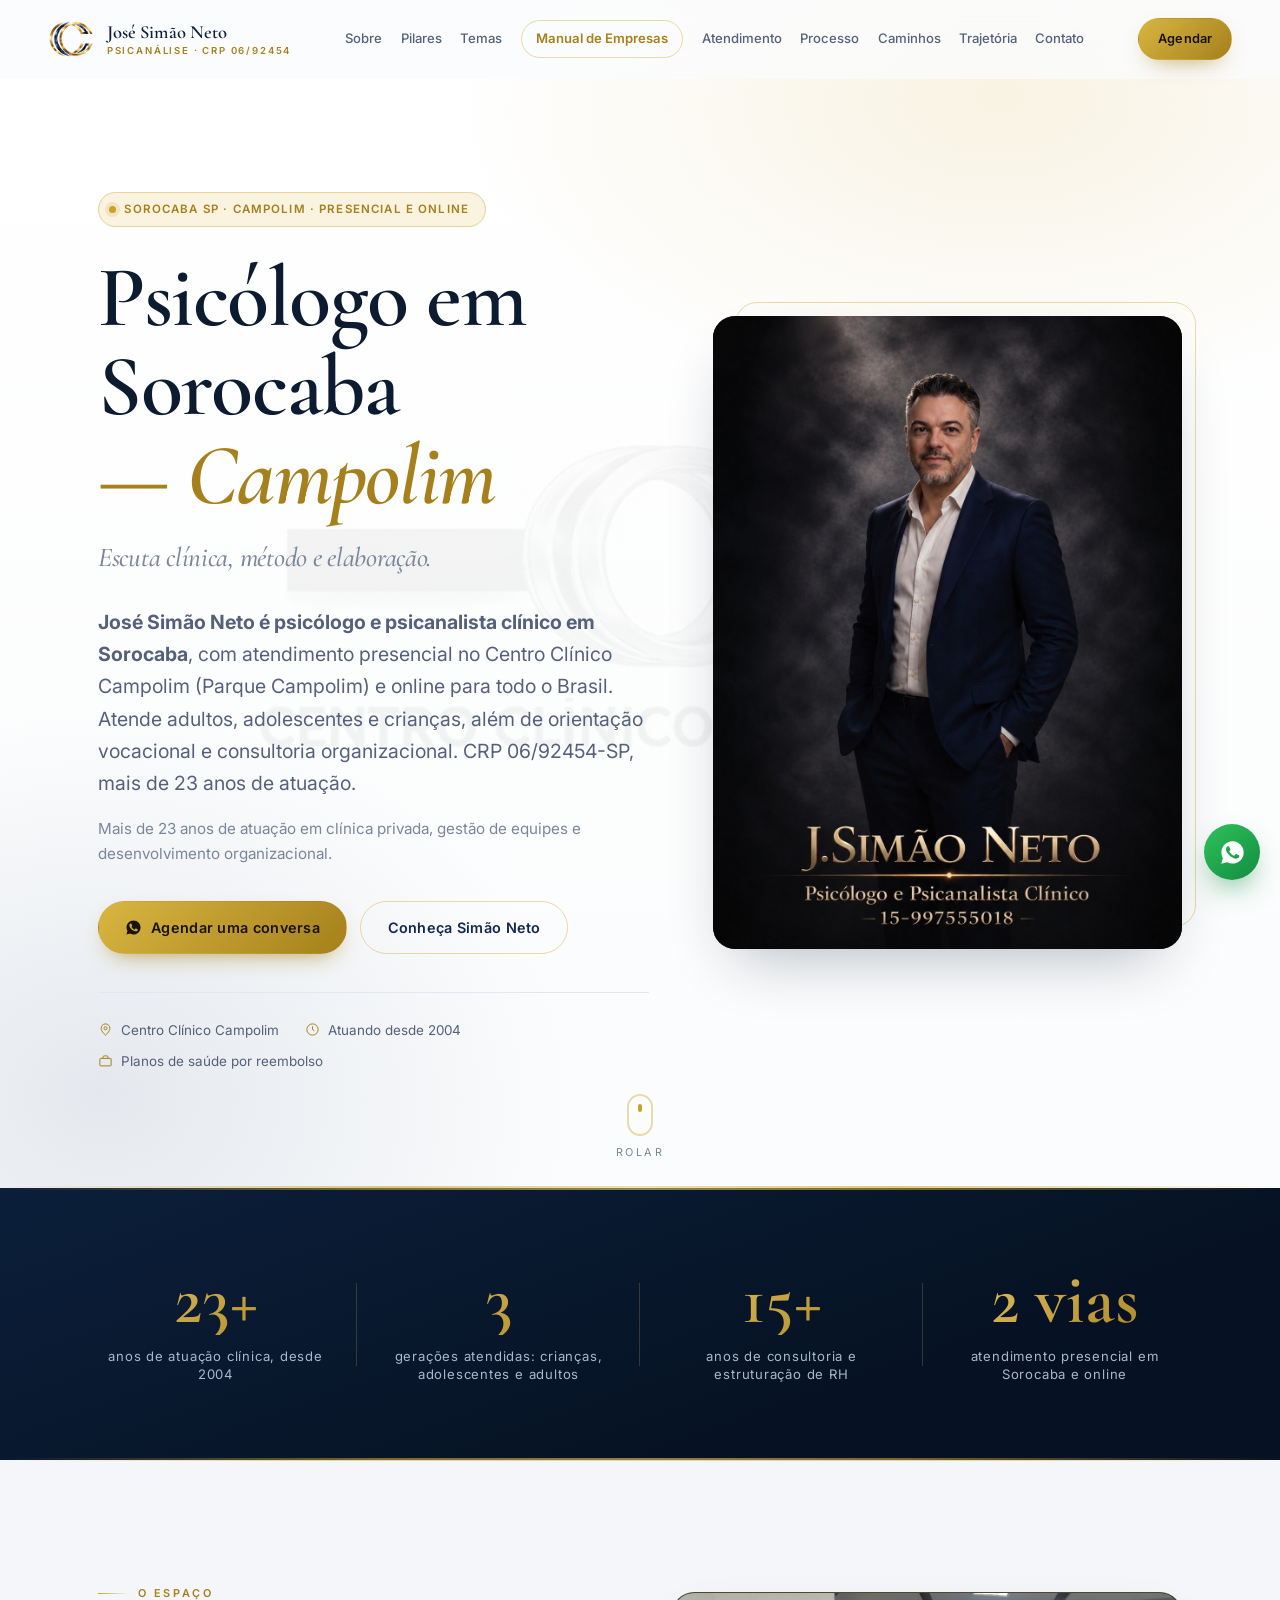
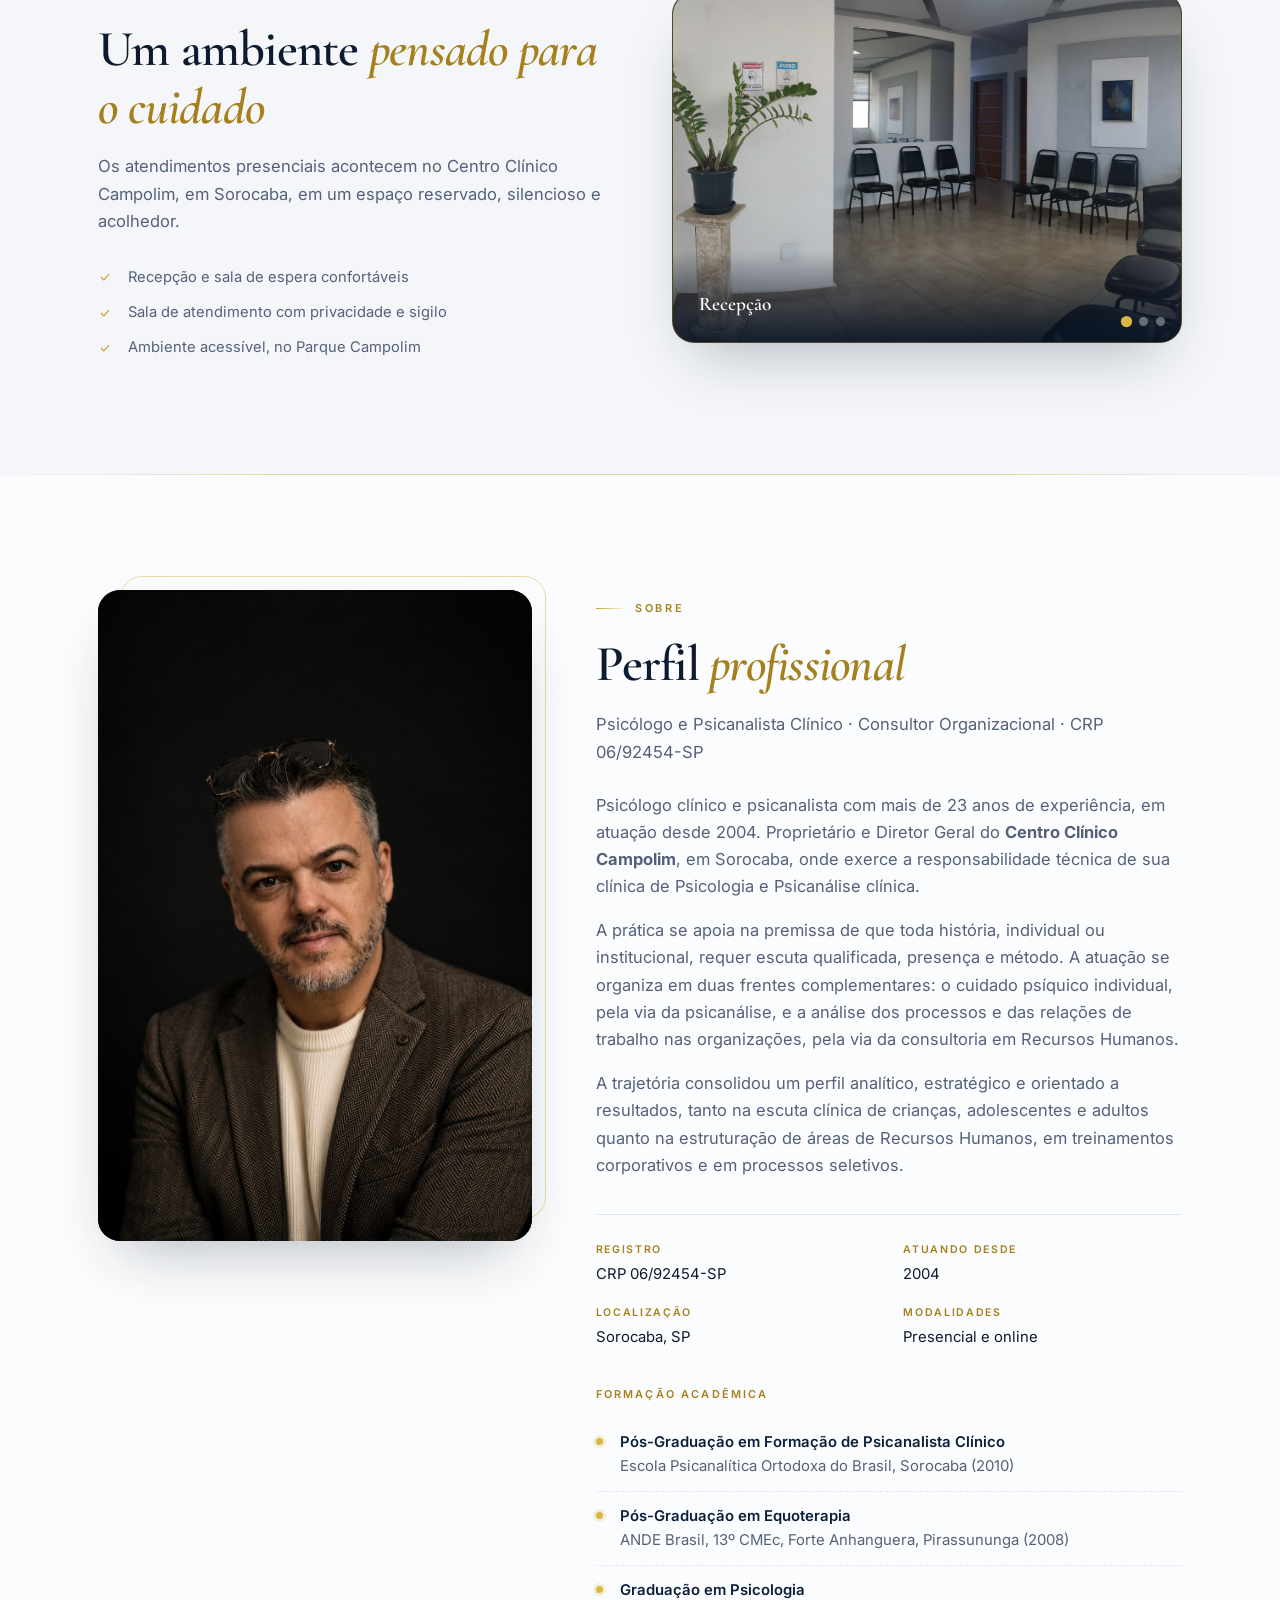
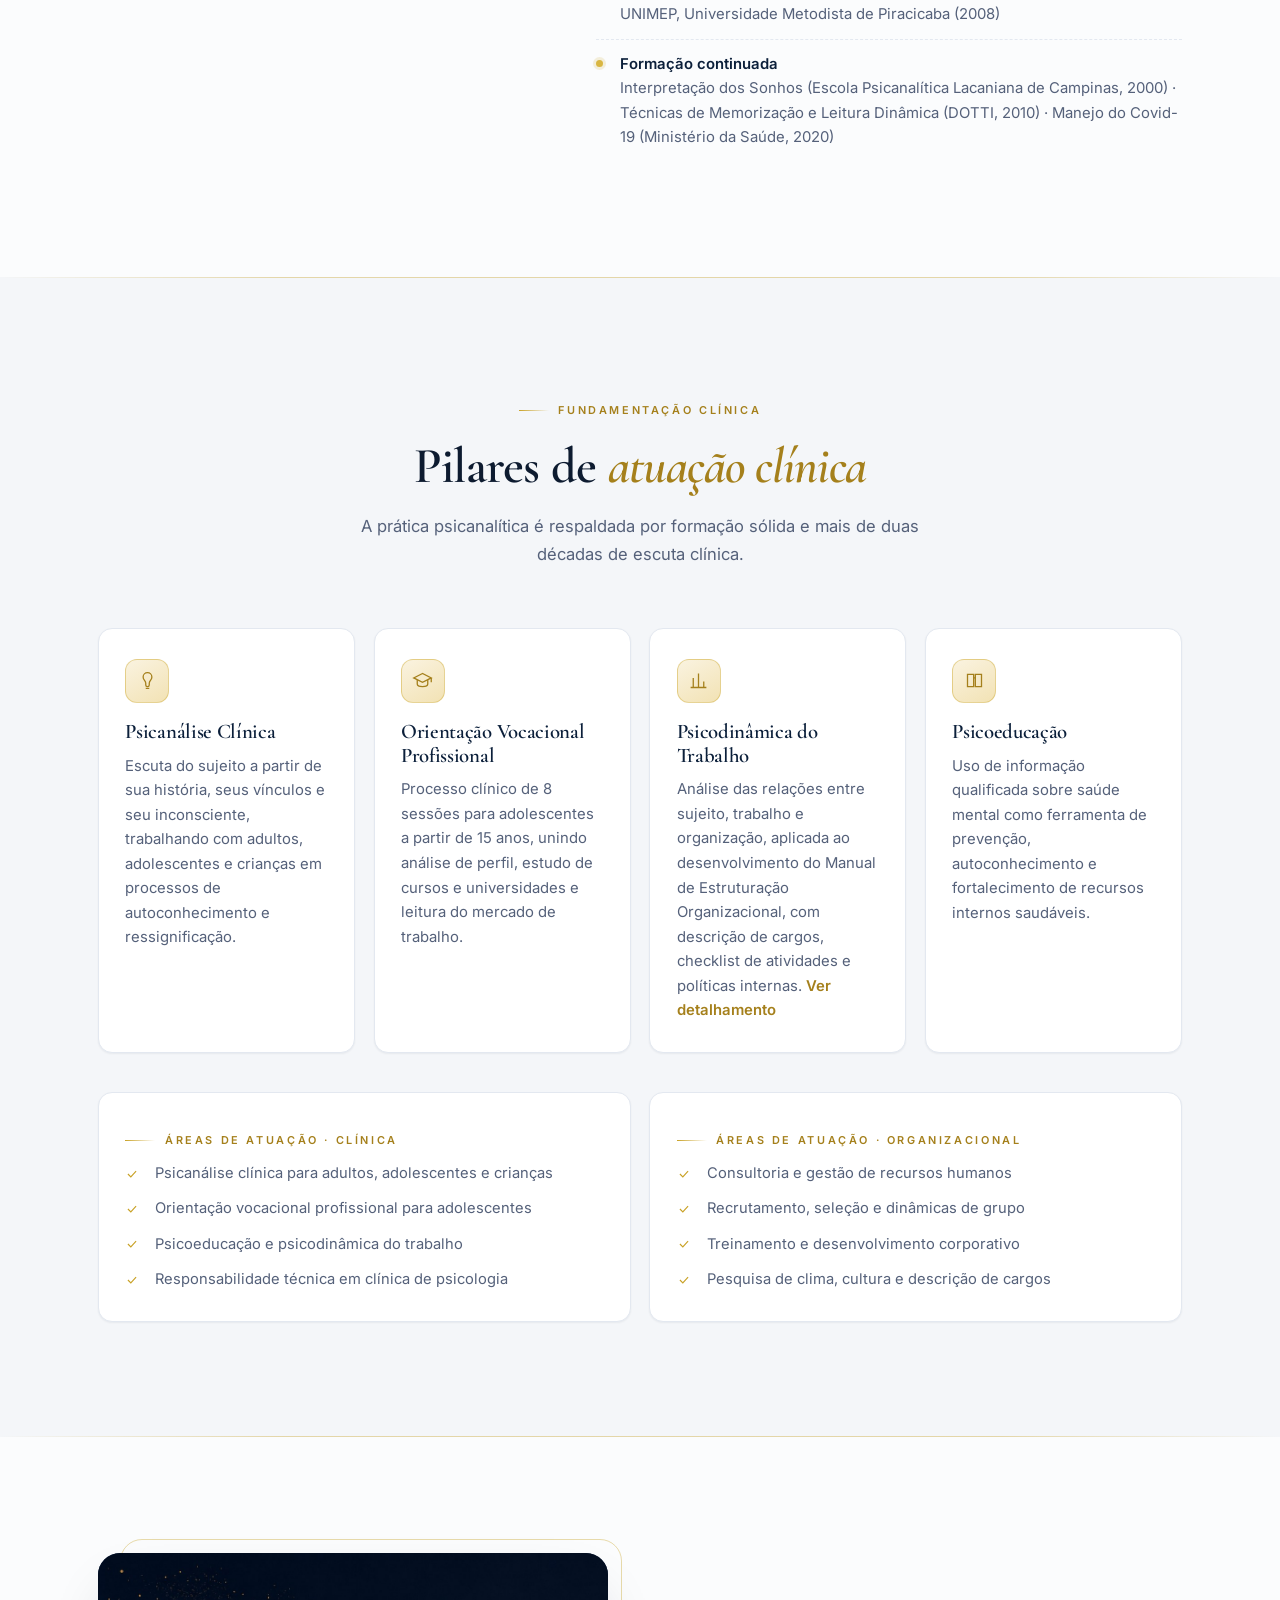
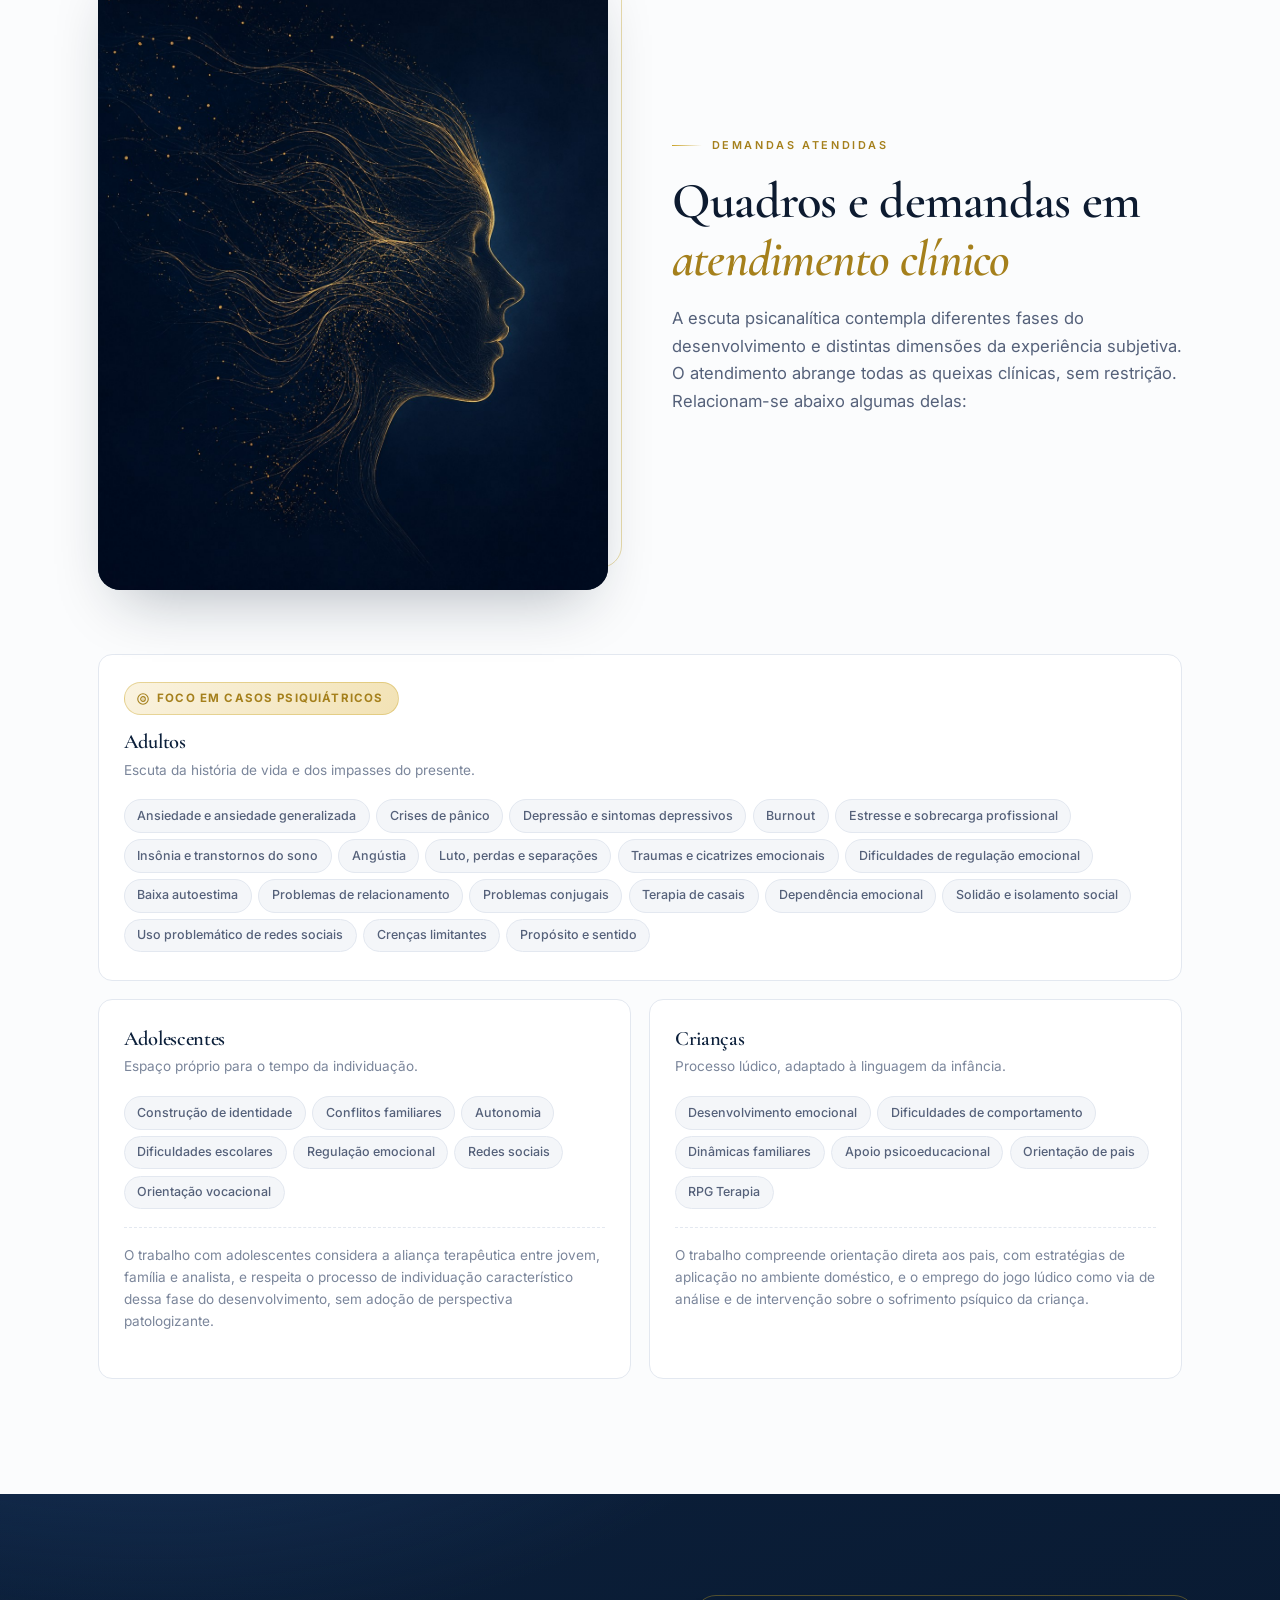
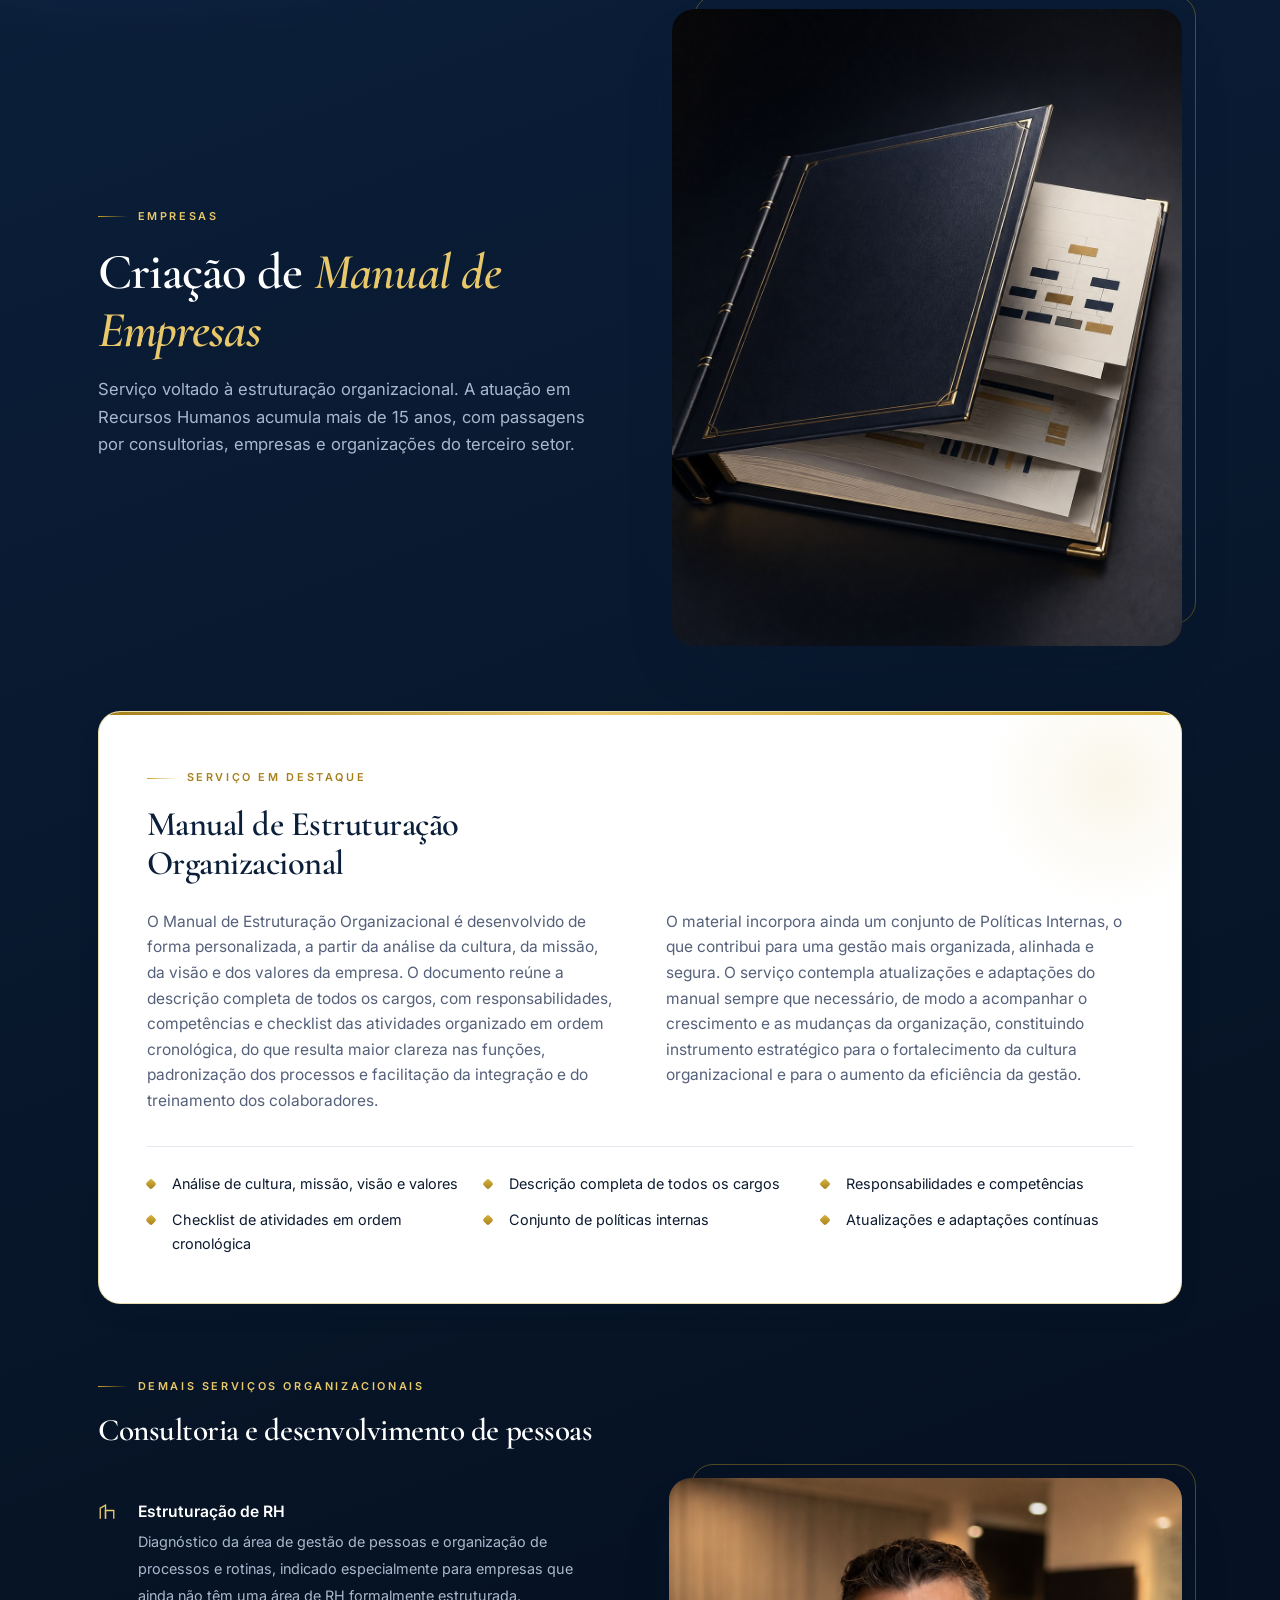
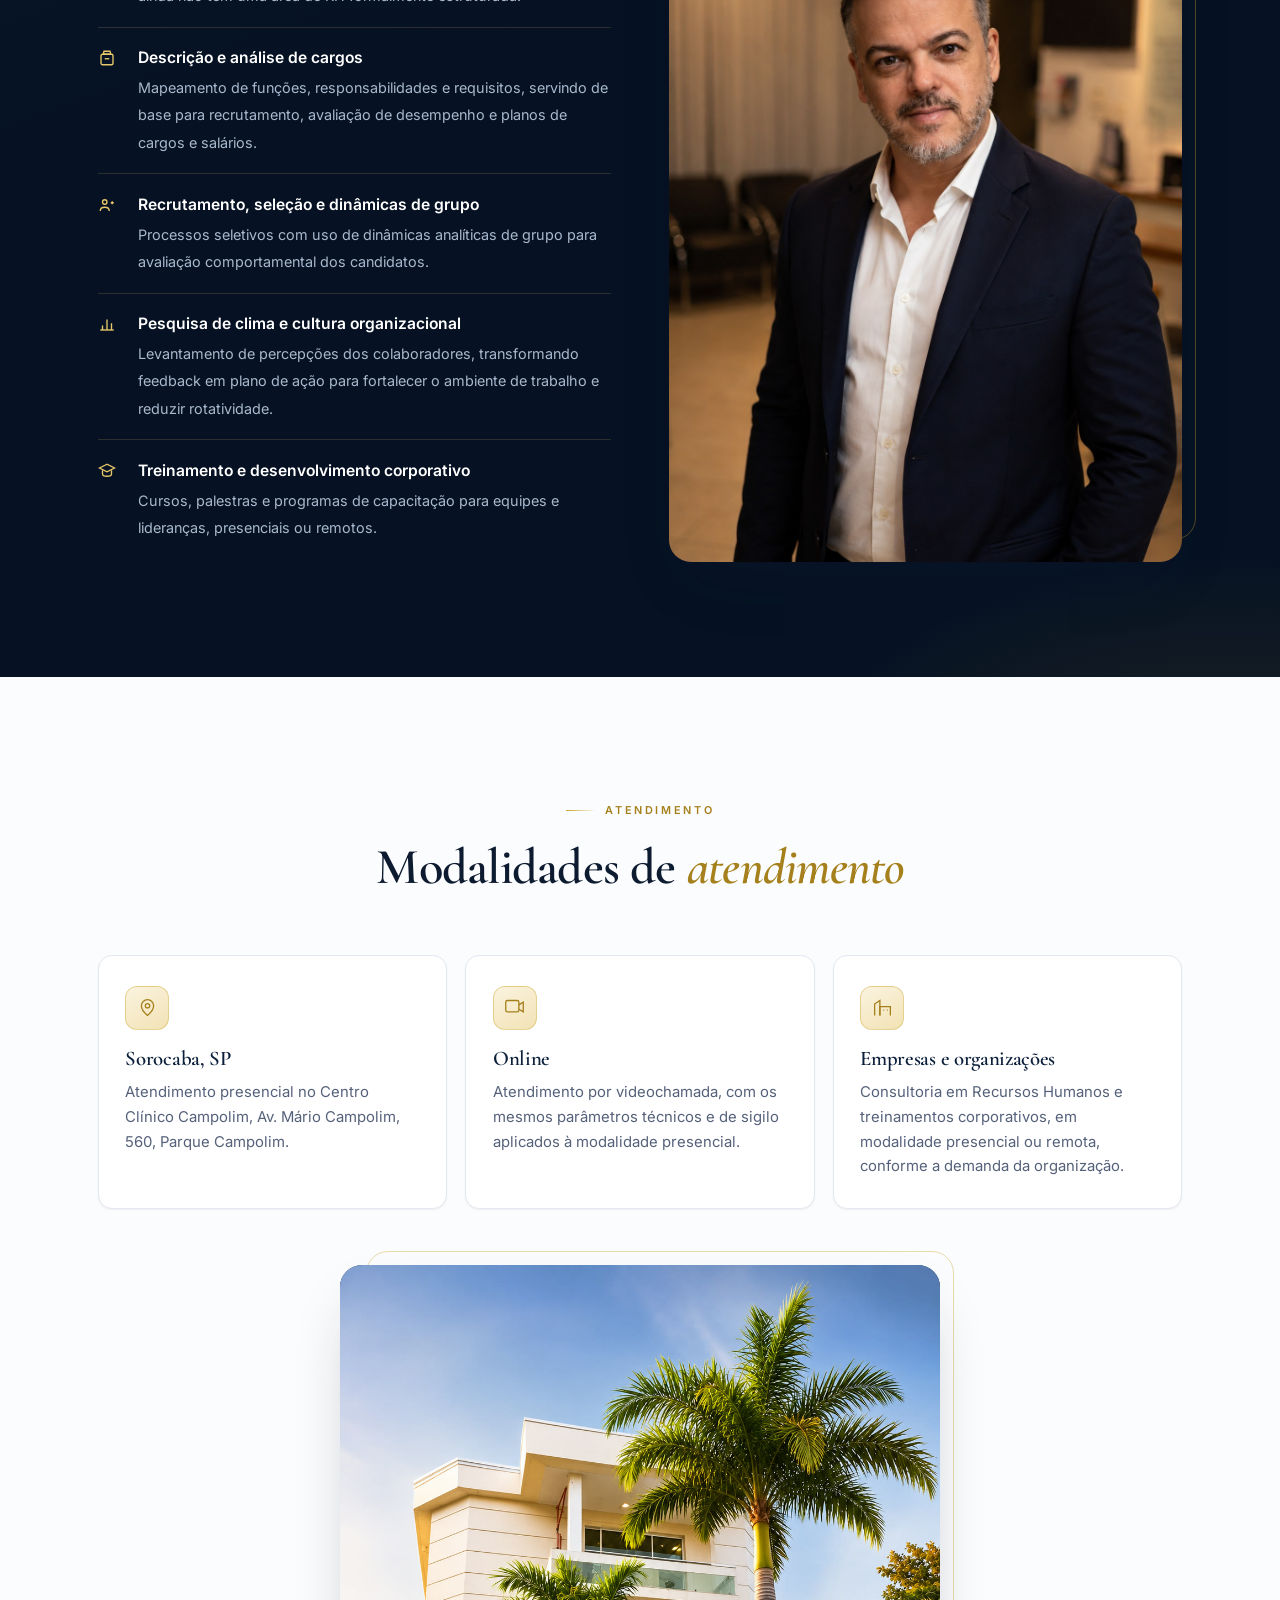
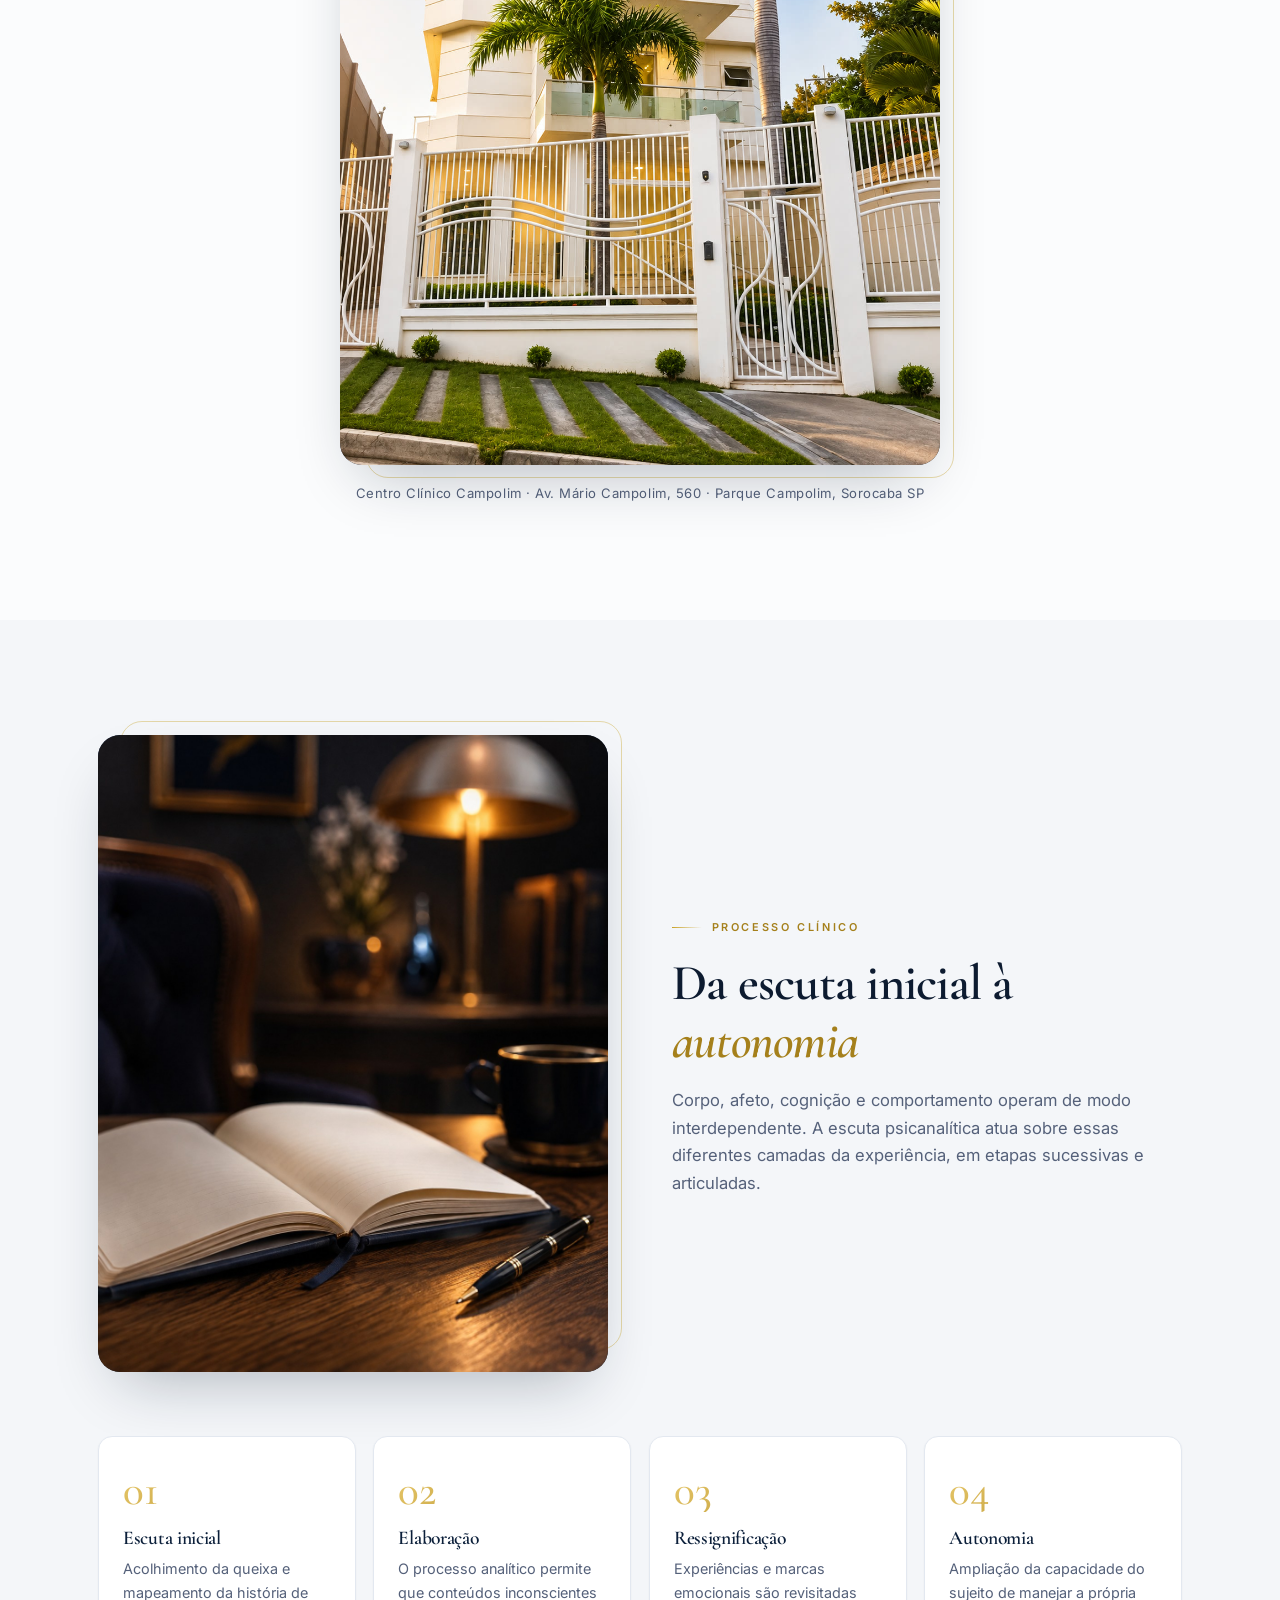
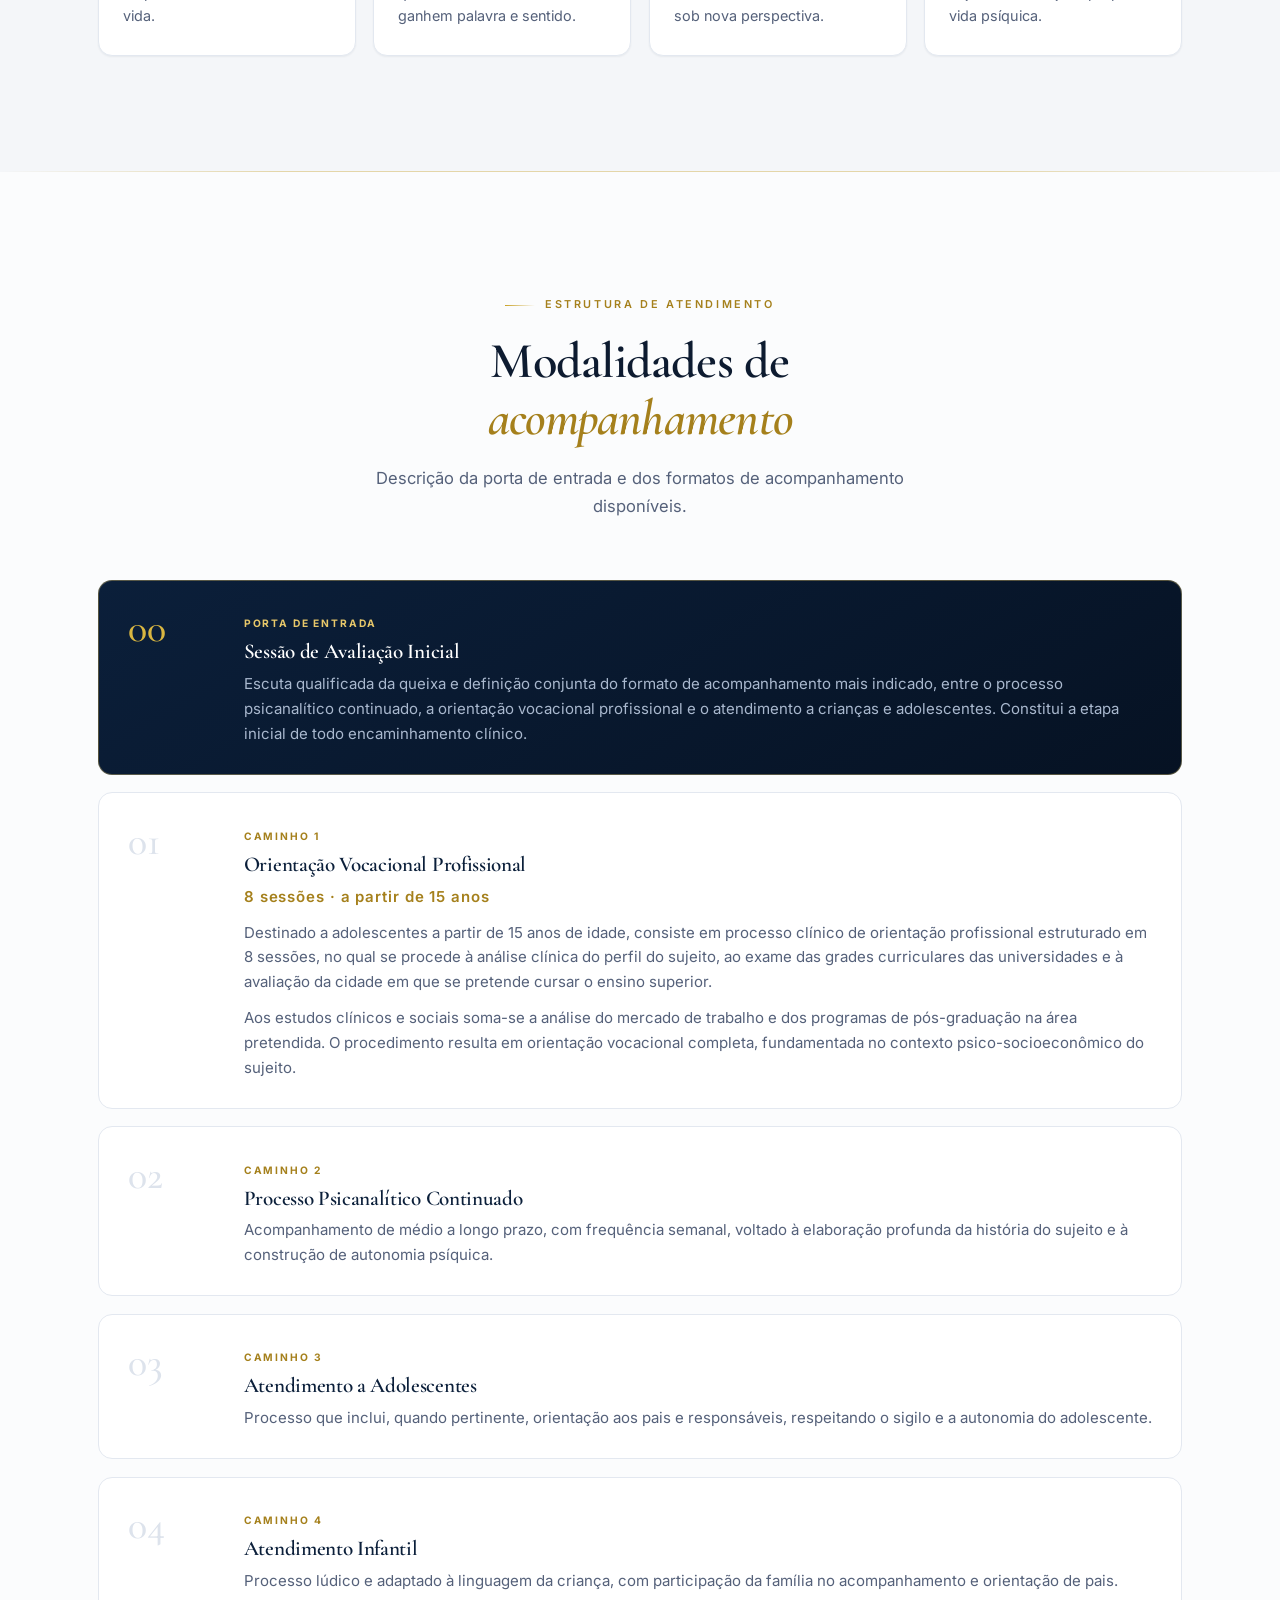
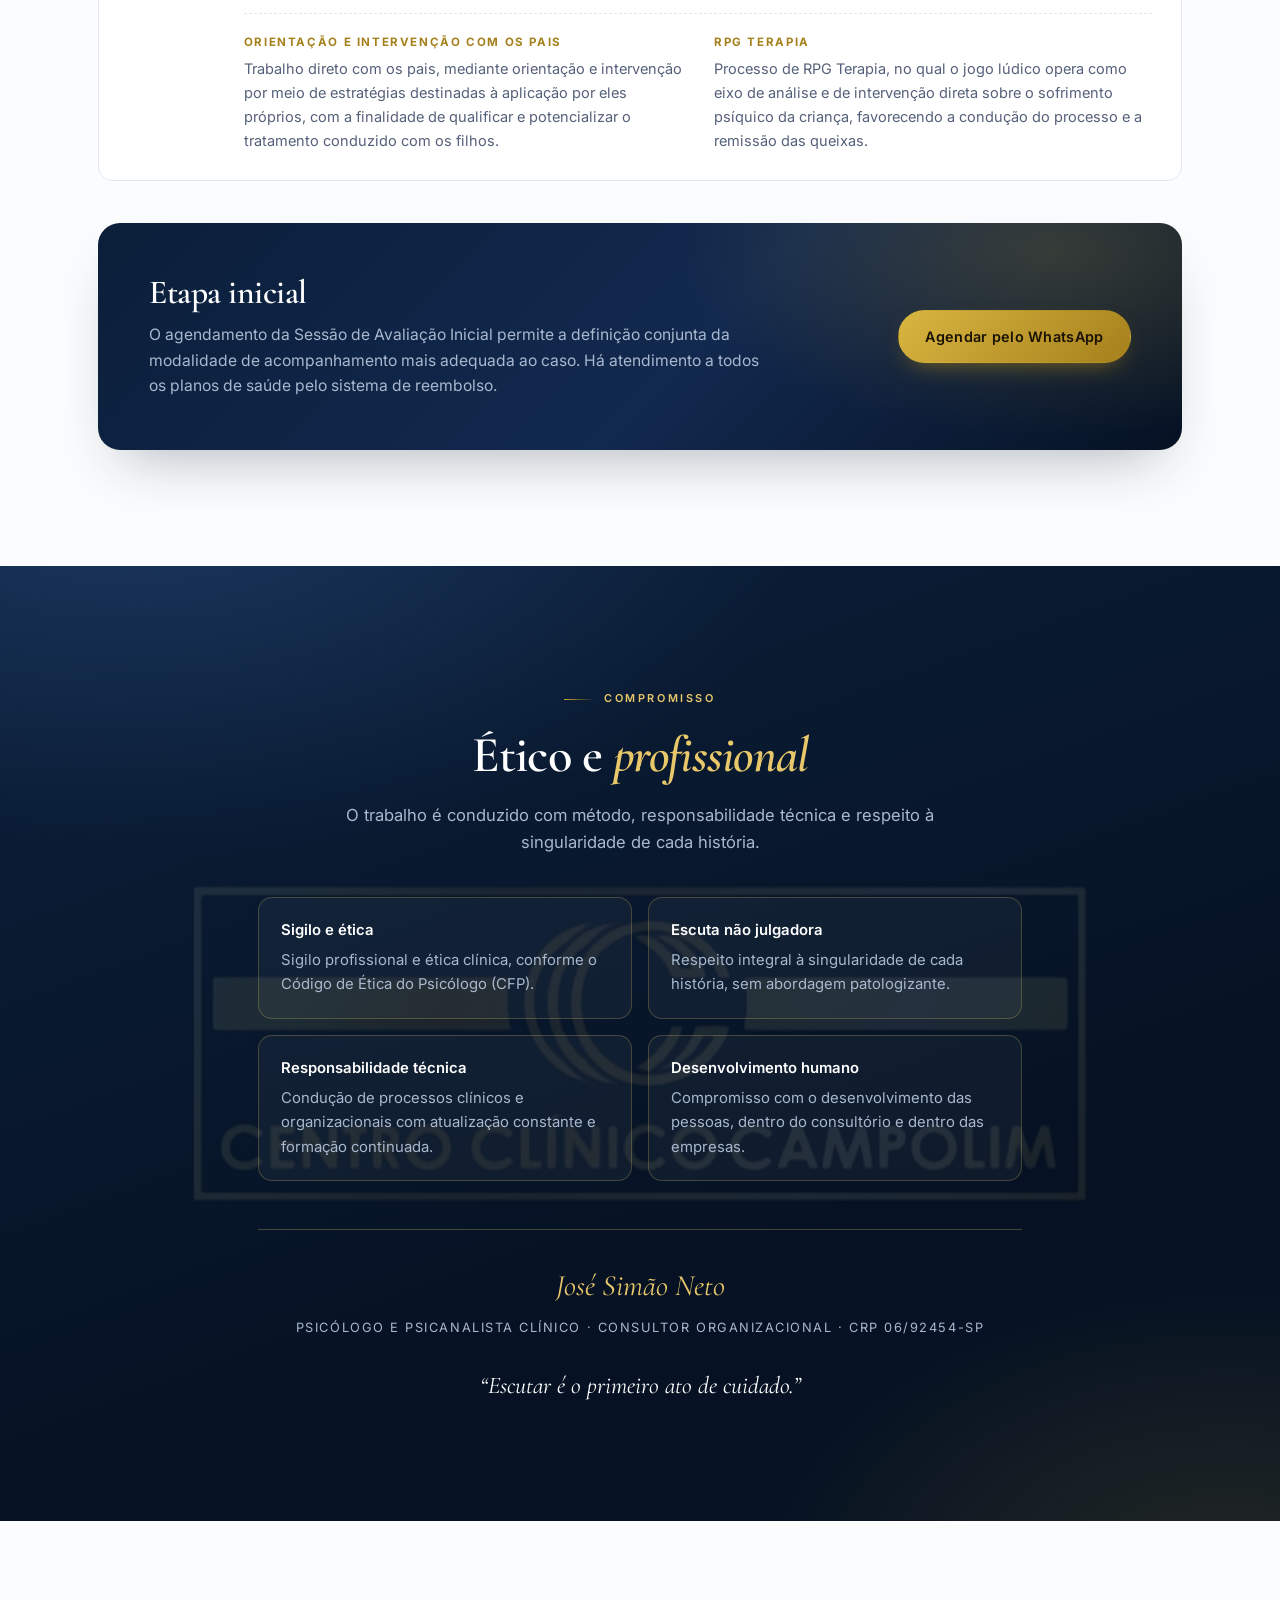
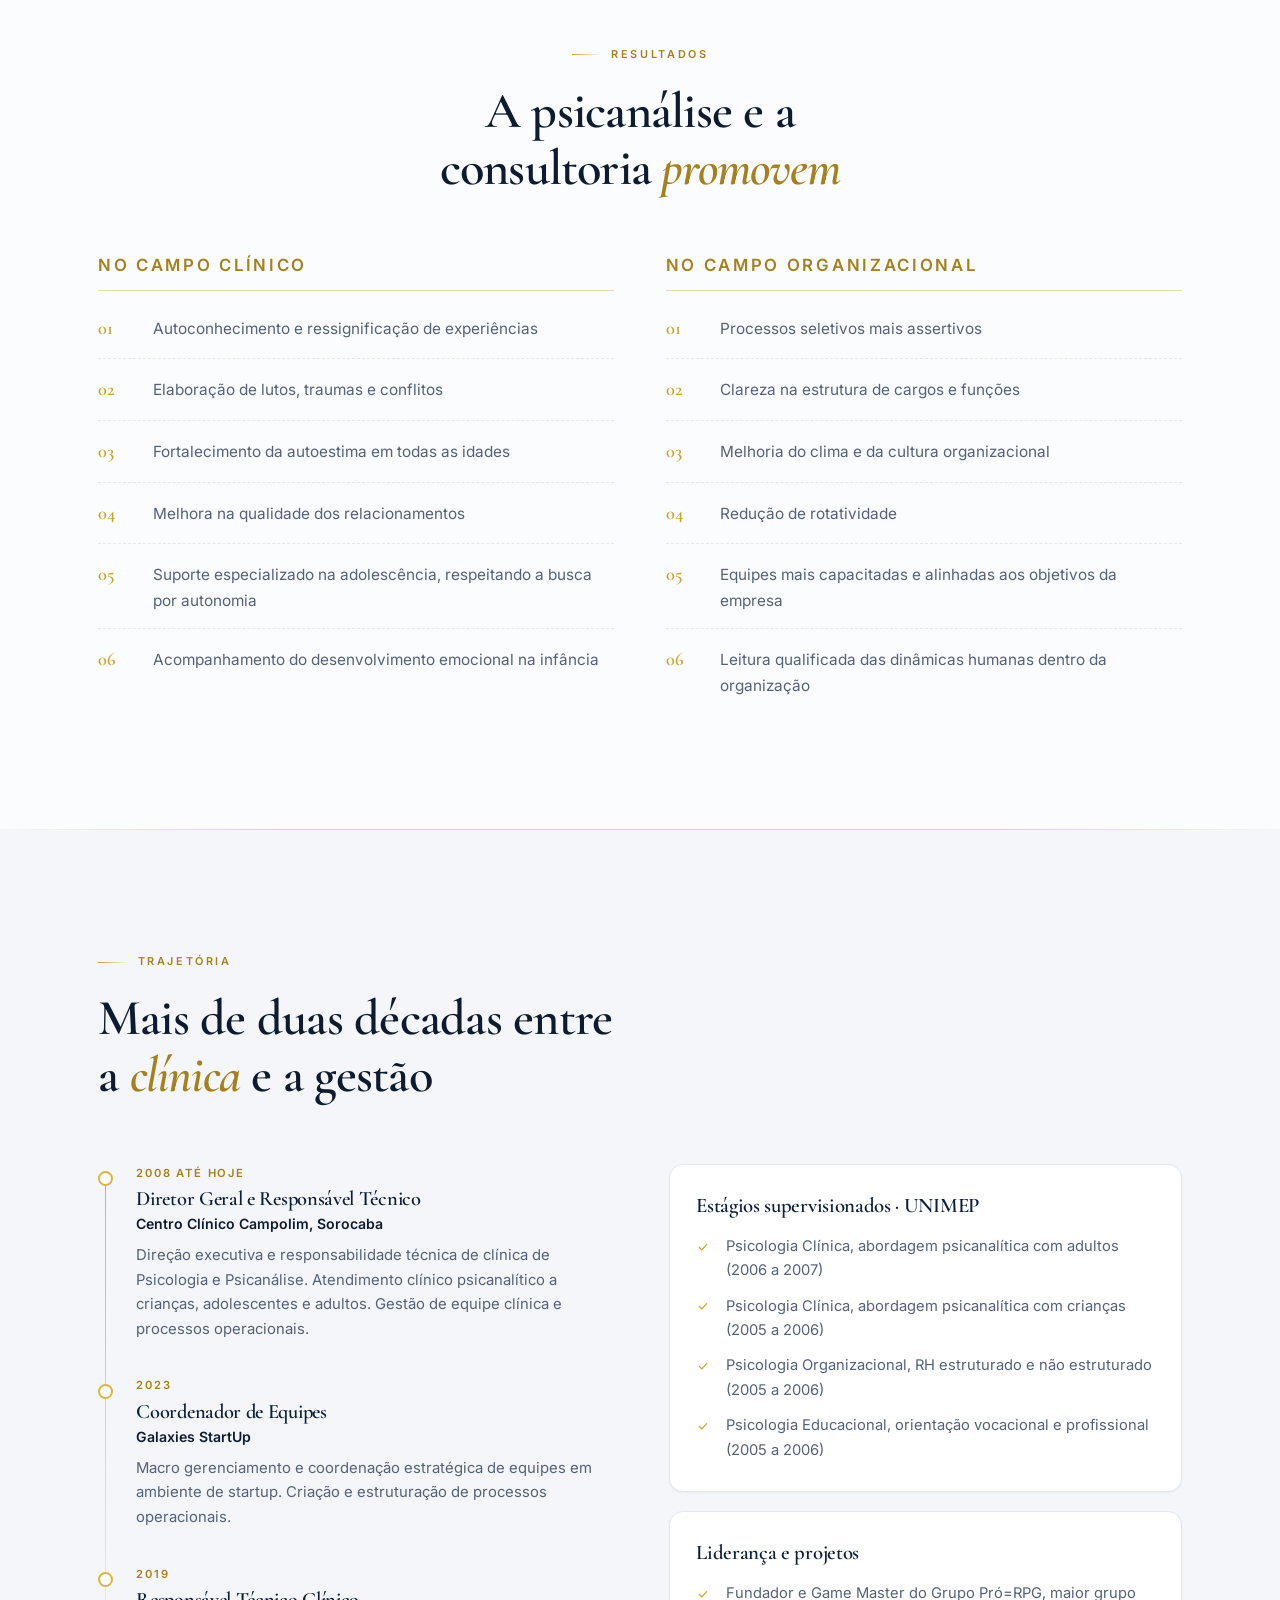
<file: index.html>
<!DOCTYPE html>
<html lang="pt-BR">
<head>
<meta charset="UTF-8">
<meta name="viewport" content="width=device-width, initial-scale=1">
<title>José Simão Neto | Psicólogo e Psicanalista Clínico em Sorocaba</title>
<meta name="description" content="Prática em psicanálise clínica para adultos, adolescentes e crianças, orientação vocacional profissional e consultoria organizacional em Sorocaba. Mais de 23 anos de atuação. Centro Clínico Campolim. CRP 06/92454-SP.">
<meta name="author" content="José Simão Neto">
<meta name="theme-color" content="#0b1f3a">

<meta property="og:type" content="website">
<meta property="og:locale" content="pt_BR">
<meta property="og:title" content="José Simão Neto | Psicólogo e Psicanalista Clínico">
<meta property="og:description" content="Prática em psicanálise clínica e em consultoria organizacional, em Sorocaba. Atendimento presencial e online.">
<meta property="og:url" content="https://jsimaoneto.github.io/psimaoneto/">
<meta property="og:image" content="https://jsimaoneto.github.io/psimaoneto/imagens/og.jpg">
<meta property="og:image:width" content="1200">
<meta property="og:image:height" content="630">
<meta name="twitter:card" content="summary_large_image">
<meta name="twitter:title" content="José Simão Neto | Psicólogo e Psicanalista Clínico">
<meta name="twitter:description" content="Prática em psicanálise clínica e em consultoria organizacional, em Sorocaba. Atendimento presencial e online.">
<meta name="twitter:image" content="https://jsimaoneto.github.io/psimaoneto/imagens/og.jpg">
<link rel="canonical" href="https://jsimaoneto.github.io/psimaoneto/">

<link rel="icon" href="imagens/logo.png">
<link rel="apple-touch-icon" href="imagens/logo.png">
<meta name="mobile-web-app-capable" content="yes">
<link rel="preconnect" href="https://fonts.googleapis.com">
<link rel="preconnect" href="https://fonts.gstatic.com" crossorigin>
<link rel="stylesheet" href="https://fonts.googleapis.com/css2?family=Cormorant+Garamond:ital,wght@0,400;0,500;0,600;0,700;1,400;1,600&family=Inter:wght@300;400;500;600;700&display=swap">
<link rel="stylesheet" href="styles.css">

<script type="application/ld+json">
{
  "@context": "https://schema.org",
  "@type": "Psychologist",
  "@id": "https://jsimaoneto.github.io/psimaoneto/#psicologo",
  "name": "José Simão Neto",
  "alternateName": "Psicólogo José Simão Neto — Campolim, Sorocaba",
  "url": "https://jsimaoneto.github.io/psimaoneto/",
  "image": "https://jsimaoneto.github.io/psimaoneto/imagens/hero.jpg",
  "logo": "https://jsimaoneto.github.io/psimaoneto/imagens/logo.png",
  "description": "Psicólogo e psicanalista clínico em Sorocaba, no bairro Campolim. Atendimento presencial no Centro Clínico Campolim e online para adultos, adolescentes e crianças. Consultor organizacional. CRP 06/92454-SP, mais de 23 anos de atuação.",
  "telephone": "+55-15-99755-5018",
  "email": "jsimaoneto@gmail.com",
  "priceRange": "$$",
  "currenciesAccepted": "BRL",
  "address": {
    "@type": "PostalAddress",
    "streetAddress": "Av. Mário Campolim, 560, Parque Campolim",
    "addressLocality": "Sorocaba",
    "addressRegion": "SP",
    "postalCode": "18047-600",
    "addressCountry": "BR"
  },
  "geo": {
    "@type": "GeoCoordinates",
    "latitude": -23.5064,
    "longitude": -47.4527
  },
  "hasMap": "https://www.google.com/maps?q=Av.+M%C3%A1rio+Campolim,+560,+Parque+Campolim,+Sorocaba+-+SP",
  "worksFor": { "@type": "MedicalClinic", "name": "Centro Clínico Campolim" },
  "areaServed": [
    { "@type": "City", "name": "Sorocaba" },
    { "@type": "Place", "name": "Parque Campolim, Sorocaba" },
    { "@type": "AdministrativeArea", "name": "Região de Sorocaba, SP" }
  ],
  "knowsAbout": [
    "Psicanálise clínica",
    "Psicoterapia para adultos, adolescentes e crianças",
    "Ansiedade, depressão e síndrome de pânico",
    "Burnout e estresse profissional",
    "Luto, traumas e relacionamentos",
    "Orientação vocacional profissional",
    "Psicodinâmica do trabalho e consultoria organizacional"
  ],
  "knowsLanguage": ["pt-BR", "en", "es"],
  "availableService": [
    { "@type": "MedicalTherapy", "name": "Psicanálise clínica para adultos" },
    { "@type": "MedicalTherapy", "name": "Atendimento psicológico para adolescentes" },
    { "@type": "MedicalTherapy", "name": "Atendimento psicológico infantil (RPG Terapia)" },
    { "@type": "Service", "name": "Orientação Vocacional Profissional" },
    { "@type": "Service", "name": "Consultoria organizacional e Manual de Estruturação Organizacional" }
  ],
  "availableChannel": {
    "@type": "ServiceChannel",
    "availableLanguage": "pt-BR",
    "serviceUrl": "https://wa.me/5515997555018"
  },
  "aggregateRating": {
    "@type": "AggregateRating",
    "ratingValue": "5",
    "reviewCount": "5",
    "bestRating": "5",
    "worstRating": "1"
  },
  "review": [
    {
      "@type": "Review",
      "author": { "@type": "Person", "name": "Artur H." },
      "reviewRating": { "@type": "Rating", "ratingValue": "5", "bestRating": "5" },
      "reviewBody": "Eu estava em uma situação péssima quando fui levado até o Dr. Simão. Aos poucos fui me abrindo e tive uma transformação em sentimentos e pensamentos. Hoje tenho uma vida diferente, com mais autonomia. Graças ao Dr. José Simão Neto já sou uma versão muito melhor do que fui um dia."
    },
    {
      "@type": "Review",
      "author": { "@type": "Person", "name": "Cláudio Jr." },
      "reviewRating": { "@type": "Rating", "ratingValue": "5", "bestRating": "5" },
      "reviewBody": "Conheci o Dr. Simão Neto em um momento difícil da minha adolescência. Suas consultas foram essenciais para a superação das dificuldades. Um excelente profissional, que ganhou o carinho e o reconhecimento de toda a minha família."
    },
    {
      "@type": "Review",
      "author": { "@type": "Person", "name": "Renata B." },
      "reviewRating": { "@type": "Rating", "ratingValue": "5", "bestRating": "5" },
      "reviewBody": "Nas sessões de mãe e filha, o Dr. Neto teve a sensibilidade e a sabedoria de me guiar com muita clareza. Ele nos ensinou a soltar as rédeas sem soltar as mãos e devolveu à minha filha o protagonismo da própria vida. Sou eternamente grata pelo profissionalismo e pelo acolhimento humano."
    },
    {
      "@type": "Review",
      "author": { "@type": "Person", "name": "Gabi B." },
      "reviewRating": { "@type": "Rating", "ratingValue": "5", "bestRating": "5" },
      "reviewBody": "Me mudei para Sorocaba e estava com dificuldade de adaptação. O Neto me ajudou a enfrentar a dor de um luto e a superar um divórcio muito difícil. Sou muito grata por toda a força, o apoio e o entendimento nesses anos."
    },
    {
      "@type": "Review",
      "author": { "@type": "Person", "name": "Raul A." },
      "reviewRating": { "@type": "Rating", "ratingValue": "5", "bestRating": "5" },
      "reviewBody": "Conheci o Neto aos 20 anos, ainda estagiário, e o acompanhamento virou uma jornada de mais de uma década. Hoje, aos 37, sou gerente regional em uma multinacional e fui selecionado para um programa global de liderança. Seu trabalho me ajudou a desenvolver autoconhecimento, resiliência e inteligência emocional. Sou muito grato por tantos anos de evolução."
    }
  ]
}
</script>
</head>
<body>

<!-- gradientes compartilhados pelos logos vetoriais de reserva -->
<svg width="0" height="0" style="position:absolute" aria-hidden="true" focusable="false">
  <defs>
    <linearGradient id="ouroC" x1="0.05" y1="0" x2="0.95" y2="1">
      <stop offset="0%"   stop-color="#f7ecc6"/>
      <stop offset="18%"  stop-color="#e0bd54"/>
      <stop offset="40%"  stop-color="#b8901f"/>
      <stop offset="58%"  stop-color="#f2dc95"/>
      <stop offset="78%"  stop-color="#c9a227"/>
      <stop offset="100%" stop-color="#8a6a14"/>
    </linearGradient>

    <linearGradient id="azulC" x1="0.1" y1="0" x2="0.9" y2="1">
      <stop offset="0%"   stop-color="#3f6ba3"/>
      <stop offset="30%"  stop-color="#0d2544"/>
      <stop offset="55%"  stop-color="#254f85"/>
      <stop offset="80%"  stop-color="#0a1c33"/>
      <stop offset="100%" stop-color="#1b3a66"/>
    </linearGradient>

    <linearGradient id="azulClaroC" x1="0.1" y1="0" x2="0.9" y2="1">
      <stop offset="0%"   stop-color="#89a6ca"/>
      <stop offset="35%"  stop-color="#4a6f9f"/>
      <stop offset="60%"  stop-color="#7f9dc4"/>
      <stop offset="100%" stop-color="#3d5f8c"/>
    </linearGradient>
  </defs>
</svg>

<!-- ==================== CABEÇALHO ==================== -->
<header class="site-header" id="topo">
  <div class="wrap site-header__inner">
    <a href="#topo" class="logo" aria-label="José Simão Neto, página inicial">
      <img class="logo__mark" src="imagens/logo.png" alt="Centro Clínico Campolim"
           onerror="this.style.display='none';this.nextElementSibling.style.display='block'">
      <svg class="logo__mark" viewBox="0 0 100 100" style="display:none" aria-hidden="true">
        <path d="M83.44 80.11 A 45 45 0 1 1 83.44 19.89" fill="none" stroke="url(#ouroC)" stroke-width="3.2"/>
        <path d="M76.10 78.98 A 39 39 0 1 1 76.10 21.02" fill="none" stroke="url(#azulC)" stroke-width="6"/>
        <path d="M67.21 74.58 A 30 30 0 1 1 67.21 25.42" fill="none" stroke="url(#ouroC)" stroke-width="10"/>
      </svg>
      <span class="logo__text">
        <span class="logo__name">José Simão Neto</span>
        <span class="logo__role">Psicanálise · CRP 06/92454</span>
      </span>
    </a>

    <nav class="nav" id="nav" aria-label="Navegação principal">
      <a href="#sobre">Sobre</a>
      <a href="#pilares">Pilares</a>
      <a href="#temas">Temas</a>
      <a href="#rh" class="nav__cta">Manual de Empresas</a>
      <a href="#atendimento">Atendimento</a>
      <a href="#processo">Processo</a>
      <a href="#caminhos">Caminhos</a>
      <a href="#trajetoria">Trajetória</a>
      <a href="#contato">Contato</a>
    </nav>

    <div class="header-actions">
      <a class="btn btn--gold btn--sm" href="https://wa.me/5515997555018?text=Ol%C3%A1%2C%20gostaria%20de%20agendar%20uma%20conversa." target="_blank" rel="noopener">Agendar</a>
      <button class="nav-toggle" id="navToggle" aria-label="Abrir menu" aria-expanded="false" aria-controls="nav">
        <svg viewBox="0 0 24 24" fill="none" stroke="currentColor" stroke-width="1.8" stroke-linecap="round"><path d="M4 7h16M4 12h16M4 17h16"/></svg>
      </button>
    </div>
  </div>
</header>

<main>

<!-- ==================== HERO ==================== -->
<section class="hero">
  <div class="wrap hero__grid">
    <div class="hero__text" data-stagger="110">
      <span class="hero__badge" data-anim="fade-up"><span class="dot"></span> Sorocaba SP · Campolim · Presencial e Online</span>

      <h1 data-anim="fade-up">Psicólogo em Sorocaba<em>— Campolim</em></h1>
      <p class="hero__subtitle" data-anim="fade-up">Escuta clínica, método e elaboração.</p>

      <p class="hero__lead" data-anim="fade-up">
        <strong>José Simão Neto é psicólogo e psicanalista clínico em Sorocaba</strong>, com atendimento
        presencial no Centro Clínico Campolim (Parque Campolim) e online para todo o Brasil. Atende adultos,
        adolescentes e crianças, além de orientação vocacional e consultoria organizacional.
        CRP 06/92454-SP, mais de 23 anos de atuação.
      </p>
      <p class="hero__note" data-anim="fade-up">
        Mais de 23 anos de atuação em clínica privada, gestão de equipes e desenvolvimento organizacional.
      </p>

      <div class="hero__cta" data-anim="fade-up">
        <a class="btn btn--gold" href="https://wa.me/5515997555018?text=Ol%C3%A1%2C%20gostaria%20de%20agendar%20uma%20conversa." target="_blank" rel="noopener">
          <svg viewBox="0 0 24 24" fill="currentColor" width="17" height="17" aria-hidden="true"><path d="M12.04 2C6.58 2 2.13 6.45 2.13 11.91c0 1.75.46 3.45 1.32 4.95L2 22l5.25-1.38a9.9 9.9 0 0 0 4.79 1.22h.01c5.46 0 9.91-4.45 9.91-9.91C21.96 6.45 17.5 2 12.04 2Zm5.8 14.06c-.24.68-1.42 1.31-1.96 1.36-.5.05-1.14.07-1.83-.11-.42-.11-.97-.29-1.67-.59-2.94-1.27-4.86-4.23-5.01-4.43-.15-.2-1.2-1.59-1.2-3.03 0-1.44.76-2.15 1.03-2.44.27-.29.59-.37.78-.37h.56c.18 0 .42-.07.66.5.24.59.83 2.03.9 2.18.07.15.12.32.02.51-.1.2-.15.32-.29.49-.15.17-.31.38-.44.51-.15.15-.3.31-.13.6.17.29.76 1.25 1.63 2.03 1.12 1 2.06 1.31 2.35 1.46.29.15.46.12.63-.07.17-.2.73-.85.92-1.14.2-.29.39-.24.66-.15.27.1 1.71.81 2 .95.29.15.49.22.56.34.07.12.07.71-.17 1.39Z"/></svg>
          Agendar uma conversa
        </a>
        <a class="btn btn--outline" href="#sobre">Conheça Simão Neto</a>
      </div>

      <div class="hero__meta" data-anim="fade-up">
        <div>
          <svg viewBox="0 0 24 24" fill="none" stroke="currentColor" stroke-width="1.6"><path d="M12 21s7-5.6 7-11a7 7 0 1 0-14 0c0 5.4 7 11 7 11Z"/><circle cx="12" cy="10" r="2.5"/></svg>
          Centro Clínico Campolim
        </div>
        <div>
          <svg viewBox="0 0 24 24" fill="none" stroke="currentColor" stroke-width="1.6"><circle cx="12" cy="12" r="9"/><path d="M12 7v5l3 2"/></svg>
          Atuando desde 2004
        </div>
        <div>
          <svg viewBox="0 0 24 24" fill="none" stroke="currentColor" stroke-width="1.6"><path d="M20 7H4a1 1 0 0 0-1 1v10a1 1 0 0 0 1 1h16a1 1 0 0 0 1-1V8a1 1 0 0 0-1-1Z"/><path d="M8 7V5a2 2 0 0 1 2-2h4a2 2 0 0 1 2 2v2"/></svg>
          Planos de saúde por reembolso
        </div>
      </div>
    </div>

    <div class="frame" data-anim="fade-left">
      <div class="frame__inner">
        <img src="imagens/hero.jpg" alt="Retrato de José Simão Neto, psicólogo e psicanalista clínico, CRP 06/92454-SP" loading="eager" onerror="this.style.display='none';this.nextElementSibling.style.display='flex'">
        <div class="ph" style="display:none">
          <svg viewBox="0 0 24 24" fill="none" stroke="currentColor" stroke-width="1.4"><rect x="3" y="5" width="18" height="14" rx="2"/><circle cx="9" cy="10" r="2"/><path d="m3 17 5-4 4 3 3-2 6 5"/></svg>
          <b>Foto 1 · Hero</b>
          <small>Salve o retrato como <code>imagens/hero.jpg</code></small>
        </div>
      </div>
    </div>
  </div>

  <a class="scroll-cue" href="#sobre" aria-label="Rolar para saber mais">
    <span></span>
    rolar
  </a>
</section>

<!-- ==================== FAIXA DE NÚMEROS ==================== -->
<section class="section section--tight statband" aria-label="Números da atuação">
  <div class="wrap">
    <div class="statband__grid" data-stagger="120">
      <div class="stat" data-anim="fade-up">
        <div class="stat__num"><span data-count="23" data-suffix="+">23</span></div>
        <div class="stat__label">anos de atuação clínica, desde 2004</div>
      </div>
      <div class="stat" data-anim="fade-up">
        <div class="stat__num"><span data-count="3">3</span></div>
        <div class="stat__label">gerações atendidas: crianças, adolescentes e adultos</div>
      </div>
      <div class="stat" data-anim="fade-up">
        <div class="stat__num"><span data-count="15" data-suffix="+">15</span></div>
        <div class="stat__label">anos de consultoria e estruturação de RH</div>
      </div>
      <div class="stat" data-anim="fade-up">
        <div class="stat__num"><span data-count="2" data-suffix=" vias">2</span></div>
        <div class="stat__label">atendimento presencial em Sorocaba e online</div>
      </div>
    </div>
  </div>
</section>

<!-- ==================== SHOWCASE · O ESPAÇO ==================== -->
<section class="section section--alt" id="espaco">
  <div class="wrap">
    <div class="showcase-block">
      <div data-anim="fade-right">
        <span class="eyebrow">O espaço</span>
        <h2 class="section-title">Um ambiente <em>pensado para o cuidado</em></h2>
        <p class="section-lead">
          Os atendimentos presenciais acontecem no Centro Clínico Campolim, em Sorocaba, em um espaço
          reservado, silencioso e acolhedor.
        </p>
        <ul class="mini-list" style="margin-top:1.8rem">
          <li><svg viewBox="0 0 24 24" fill="none" stroke="currentColor" stroke-width="2"><path d="m5 12 5 5L19 7"/></svg><span>Recepção e sala de espera confortáveis</span></li>
          <li><svg viewBox="0 0 24 24" fill="none" stroke="currentColor" stroke-width="2"><path d="m5 12 5 5L19 7"/></svg><span>Sala de atendimento com privacidade e sigilo</span></li>
          <li><svg viewBox="0 0 24 24" fill="none" stroke="currentColor" stroke-width="2"><path d="m5 12 5 5L19 7"/></svg><span>Ambiente acessível, no Parque Campolim</span></li>
        </ul>
      </div>

      <div class="showcase" data-showcase="3600" data-anim="fade-left">
        <figure class="showcase__img is-active" style="background-image:url('imagens/consultorio-1.jpg')" role="img" aria-label="Recepção do Centro Clínico Campolim"></figure>
        <figure class="showcase__img" style="background-image:url('imagens/consultorio-2.jpg')" role="img" aria-label="Sala de atendimento"></figure>
        <figure class="showcase__img" style="background-image:url('imagens/consultorio-3.jpg')" role="img" aria-label="Sala de espera"></figure>
        <span class="showcase__cap is-active" data-cap>Recepção</span>
        <span class="showcase__cap" data-cap>Sala de atendimento</span>
        <span class="showcase__cap" data-cap>Sala de espera</span>
        <div class="showcase__dots" data-dots></div>
      </div>
    </div>
  </div>
</section>

<!-- ==================== SOBRE ==================== -->
<section class="section" id="sobre">
  <div class="wrap about__grid">
    <div class="frame reveal">
      <div class="frame__inner" style="aspect-ratio:1023/1537">
        <img src="imagens/sobre.jpg" alt="Retrato de José Simão Neto, psicólogo e psicanalista clínico" loading="lazy" onerror="this.style.display='none';this.nextElementSibling.style.display='flex'">
        <div class="ph" style="display:none">
          <svg viewBox="0 0 24 24" fill="none" stroke="currentColor" stroke-width="1.4"><circle cx="12" cy="8" r="4"/><path d="M4 21c0-4 3.6-6.5 8-6.5s8 2.5 8 6.5"/></svg>
          <b>Foto 2 · Sobre</b>
          <small>Salve o retrato como <code>imagens/sobre.jpg</code></small>
        </div>
      </div>
    </div>

    <div class="about__text reveal">
      <span class="eyebrow">Sobre</span>
      <h2 class="section-title">Perfil <em>profissional</em></h2>

      <p class="section-lead">
        Psicólogo e Psicanalista Clínico · Consultor Organizacional · CRP 06/92454-SP
      </p>

      <p style="margin-top:1.6rem">
        Psicólogo clínico e psicanalista com mais de 23 anos de experiência, em atuação desde 2004.
        Proprietário e Diretor Geral do <strong>Centro Clínico Campolim</strong>, em Sorocaba, onde exerce a
        responsabilidade técnica de sua clínica de Psicologia e Psicanálise clínica.
      </p>
      <p>
        A prática se apoia na premissa de que toda história, individual ou institucional, requer escuta
        qualificada, presença e método. A atuação se organiza em duas frentes complementares: o cuidado
        psíquico individual, pela via da psicanálise, e a análise dos processos e das relações de trabalho
        nas organizações, pela via da consultoria em Recursos Humanos.
      </p>
      <p>
        A trajetória consolidou um perfil analítico, estratégico e orientado a resultados, tanto na escuta
        clínica de crianças, adolescentes e adultos quanto na estruturação de áreas de Recursos Humanos,
        em treinamentos corporativos e em processos seletivos.
      </p>

      <dl class="datalist">
        <div><dt>Registro</dt><dd>CRP 06/92454-SP</dd></div>
        <div><dt>Atuando desde</dt><dd>2004</dd></div>
        <div><dt>Localização</dt><dd>Sorocaba, SP</dd></div>
        <div><dt>Modalidades</dt><dd>Presencial e online</dd></div>
      </dl>

      <div class="edu" id="formacao">
        <h4>Formação acadêmica</h4>
        <ul>
          <li><strong>Pós-Graduação em Formação de Psicanalista Clínico</strong><br>Escola Psicanalítica Ortodoxa do Brasil, Sorocaba (2010)</li>
          <li><strong>Pós-Graduação em Equoterapia</strong><br>ANDE Brasil, 13º CMEc, Forte Anhanguera, Pirassununga (2008)</li>
          <li><strong>Graduação em Psicologia</strong><br>UNIMEP, Universidade Metodista de Piracicaba (2008)</li>
          <li><strong>Formação continuada</strong><br>Interpretação dos Sonhos (Escola Psicanalítica Lacaniana de Campinas, 2000) · Técnicas de Memorização e Leitura Dinâmica (DOTTI, 2010) · Manejo do Covid-19 (Ministério da Saúde, 2020)</li>
        </ul>
      </div>
    </div>
  </div>
</section>

<!-- ==================== PILARES ==================== -->
<section class="section section--alt" id="pilares">
  <div class="wrap">
    <div class="section-head section-head--center reveal">
      <span class="eyebrow">Fundamentação clínica</span>
      <h2 class="section-title">Pilares de <em>atuação clínica</em></h2>
      <p class="section-lead">
        A prática psicanalítica é respaldada por formação sólida e mais de duas décadas de escuta clínica.
      </p>
    </div>

    <div class="grid grid-4">
      <article class="card reveal">
        <div class="card__icon"><svg viewBox="0 0 24 24" fill="none" stroke="currentColor" stroke-width="1.5"><path d="M12 3a5 5 0 0 0-5 5c0 1.5.6 2.6 1.4 3.6.9 1.1 1.6 2 1.6 3.4v2a2 2 0 0 0 4 0v-2c0-1.4.7-2.3 1.6-3.4C16.4 10.6 17 9.5 17 8a5 5 0 0 0-5-5Z"/><path d="M10 21h4"/></svg></div>
        <h3>Psicanálise Clínica</h3>
        <p>Escuta do sujeito a partir de sua história, seus vínculos e seu inconsciente, trabalhando com adultos, adolescentes e crianças em processos de autoconhecimento e ressignificação.</p>
      </article>

      <article class="card reveal">
        <div class="card__icon"><svg viewBox="0 0 24 24" fill="none" stroke="currentColor" stroke-width="1.5"><path d="M12 4 2 9l10 5 10-5-10-5Z"/><path d="M6 11.5V16c0 1.7 2.7 3 6 3s6-1.3 6-3v-4.5"/><path d="M22 9v5"/></svg></div>
        <h3>Orientação Vocacional Profissional</h3>
        <p>Processo clínico de 8 sessões para adolescentes a partir de 15 anos, unindo análise de perfil, estudo de cursos e universidades e leitura do mercado de trabalho.</p>
      </article>

      <article class="card reveal">
        <div class="card__icon"><svg viewBox="0 0 24 24" fill="none" stroke="currentColor" stroke-width="1.5"><path d="M3 20h18"/><path d="M6 20V9m6 11V4m6 16v-7"/></svg></div>
        <h3>Psicodinâmica do Trabalho</h3>
        <p>Análise das relações entre sujeito, trabalho e organização, aplicada ao desenvolvimento do Manual de Estruturação Organizacional, com descrição de cargos, checklist de atividades e políticas internas. <a href="#rh" style="color:var(--gold-700);font-weight:600">Ver detalhamento</a></p>
      </article>

      <article class="card reveal">
        <div class="card__icon"><svg viewBox="0 0 24 24" fill="none" stroke="currentColor" stroke-width="1.5"><path d="M4 5h7v14H4zM13 5h7v14h-7z"/><path d="M11 9h2"/></svg></div>
        <h3>Psicoeducação</h3>
        <p>Uso de informação qualificada sobre saúde mental como ferramenta de prevenção, autoconhecimento e fortalecimento de recursos internos saudáveis.</p>
      </article>
    </div>

    <div class="grid grid-2 reveal" style="margin-top:2.4rem">
      <article class="card">
        <span class="eyebrow" style="margin-bottom:.7rem">Áreas de atuação · Clínica</span>
        <ul class="mini-list">
          <li><svg viewBox="0 0 24 24" fill="none" stroke="currentColor" stroke-width="2"><path d="m5 12 5 5L19 7"/></svg><span>Psicanálise clínica para adultos, adolescentes e crianças</span></li>
          <li><svg viewBox="0 0 24 24" fill="none" stroke="currentColor" stroke-width="2"><path d="m5 12 5 5L19 7"/></svg><span>Orientação vocacional profissional para adolescentes</span></li>
          <li><svg viewBox="0 0 24 24" fill="none" stroke="currentColor" stroke-width="2"><path d="m5 12 5 5L19 7"/></svg><span>Psicoeducação e psicodinâmica do trabalho</span></li>
          <li><svg viewBox="0 0 24 24" fill="none" stroke="currentColor" stroke-width="2"><path d="m5 12 5 5L19 7"/></svg><span>Responsabilidade técnica em clínica de psicologia</span></li>
        </ul>
      </article>

      <article class="card">
        <span class="eyebrow" style="margin-bottom:.7rem">Áreas de atuação · Organizacional</span>
        <ul class="mini-list">
          <li><svg viewBox="0 0 24 24" fill="none" stroke="currentColor" stroke-width="2"><path d="m5 12 5 5L19 7"/></svg><span>Consultoria e gestão de recursos humanos</span></li>
          <li><svg viewBox="0 0 24 24" fill="none" stroke="currentColor" stroke-width="2"><path d="m5 12 5 5L19 7"/></svg><span>Recrutamento, seleção e dinâmicas de grupo</span></li>
          <li><svg viewBox="0 0 24 24" fill="none" stroke="currentColor" stroke-width="2"><path d="m5 12 5 5L19 7"/></svg><span>Treinamento e desenvolvimento corporativo</span></li>
          <li><svg viewBox="0 0 24 24" fill="none" stroke="currentColor" stroke-width="2"><path d="m5 12 5 5L19 7"/></svg><span>Pesquisa de clima, cultura e descrição de cargos</span></li>
        </ul>
      </article>
    </div>
  </div>
</section>

<!-- ==================== TEMAS ==================== -->
<section class="section" id="temas">
  <div class="wrap">
    <div class="showcase-block" style="margin-bottom:clamp(2.6rem,5vw,4rem)">
      <div class="frame" data-anim="fade-right">
        <div class="frame__inner" style="aspect-ratio:1122/1402">
          <img src="imagens/arte-demandas.jpg" alt="Ilustração conceitual de mente, pensamentos e emoções em azul e dourado" loading="lazy">
        </div>
      </div>
      <div data-anim="fade-left">
        <span class="eyebrow">Demandas atendidas</span>
        <h2 class="section-title">Quadros e demandas em <em>atendimento clínico</em></h2>
        <p class="section-lead">
          A escuta psicanalítica contempla diferentes fases do desenvolvimento e distintas dimensões
          da experiência subjetiva. O atendimento abrange todas as queixas clínicas, sem restrição.
          Relacionam-se abaixo algumas delas:
        </p>
      </div>
    </div>

    <div class="themes">
      <article class="theme-card theme-card--wide reveal">
        <span class="theme-card__focus">
          <svg viewBox="0 0 24 24" fill="none" stroke="currentColor" stroke-width="1.9" aria-hidden="true"><circle cx="12" cy="12" r="9"/><circle cx="12" cy="12" r="4"/><circle cx="12" cy="12" r="1" fill="currentColor" stroke="none"/></svg>
          Foco em casos psiquiátricos
        </span>
        <h3>Adultos</h3>
        <p>Escuta da história de vida e dos impasses do presente.</p>
        <div class="chips">
          <span class="chip">Ansiedade e ansiedade generalizada</span>
          <span class="chip">Crises de pânico</span>
          <span class="chip">Depressão e sintomas depressivos</span>
          <span class="chip">Burnout</span>
          <span class="chip">Estresse e sobrecarga profissional</span>
          <span class="chip">Insônia e transtornos do sono</span>
          <span class="chip">Angústia</span>
          <span class="chip">Luto, perdas e separações</span>
          <span class="chip">Traumas e cicatrizes emocionais</span>
          <span class="chip">Dificuldades de regulação emocional</span>
          <span class="chip">Baixa autoestima</span>
          <span class="chip">Problemas de relacionamento</span>
          <span class="chip">Problemas conjugais</span>
          <span class="chip">Terapia de casais</span>
          <span class="chip">Dependência emocional</span>
          <span class="chip">Solidão e isolamento social</span>
          <span class="chip">Uso problemático de redes sociais</span>
          <span class="chip">Crenças limitantes</span>
          <span class="chip">Propósito e sentido</span>
        </div>
      </article>

      <article class="theme-card reveal">
        <h3>Adolescentes</h3>
        <p>Espaço próprio para o tempo da individuação.</p>
        <div class="chips">
          <span class="chip">Construção de identidade</span><span class="chip">Conflitos familiares</span>
          <span class="chip">Autonomia</span><span class="chip">Dificuldades escolares</span>
          <span class="chip">Regulação emocional</span><span class="chip">Redes sociais</span>
          <span class="chip">Orientação vocacional</span>
        </div>
        <p class="theme-card__note">
          O trabalho com adolescentes considera a aliança terapêutica entre jovem, família e analista,
          e respeita o processo de individuação característico dessa fase do desenvolvimento,
          sem adoção de perspectiva patologizante.
        </p>
      </article>

      <article class="theme-card reveal">
        <h3>Crianças</h3>
        <p>Processo lúdico, adaptado à linguagem da infância.</p>
        <div class="chips">
          <span class="chip">Desenvolvimento emocional</span><span class="chip">Dificuldades de comportamento</span>
          <span class="chip">Dinâmicas familiares</span><span class="chip">Apoio psicoeducacional</span>
          <span class="chip">Orientação de pais</span><span class="chip">RPG Terapia</span>
        </div>
        <p class="theme-card__note">
          O trabalho compreende orientação direta aos pais, com estratégias de aplicação no ambiente
          doméstico, e o emprego do jogo lúdico como via de análise e de intervenção sobre o sofrimento
          psíquico da criança.
        </p>
      </article>
    </div>
  </div>
</section>

<!-- ==================== EMPRESAS · MANUAL ==================== -->
<section class="section section--navy" id="rh">
  <div class="wrap">
    <div class="showcase-block" style="margin-bottom:clamp(2.6rem,5vw,4rem)">
      <div data-anim="fade-right">
        <span class="eyebrow">Empresas</span>
        <h2 class="section-title">Criação de <em>Manual de Empresas</em></h2>
        <p class="section-lead">
          Serviço voltado à estruturação organizacional. A atuação em Recursos Humanos acumula mais de
          15 anos, com passagens por consultorias, empresas e organizações do terceiro setor.
        </p>
      </div>
      <div class="frame" data-anim="fade-left">
        <div class="frame__inner" style="aspect-ratio:1122/1402">
          <img src="imagens/arte-manual.jpg" alt="Manual de Estruturação Organizacional encadernado em azul-marinho com detalhes dourados" loading="lazy">
        </div>
      </div>
    </div>

    <article class="manual reveal" id="manual">
      <div class="manual__head">
        <span class="eyebrow">Serviço em destaque</span>
        <h3>Manual de Estruturação Organizacional</h3>
      </div>

      <div class="manual__body">
        <p>
          O Manual de Estruturação Organizacional é desenvolvido de forma personalizada, a partir da
          análise da cultura, da missão, da visão e dos valores da empresa. O documento reúne a descrição
          completa de todos os cargos, com responsabilidades, competências e checklist das atividades
          organizado em ordem cronológica, do que resulta maior clareza nas funções, padronização dos
          processos e facilitação da integração e do treinamento dos colaboradores.
        </p>
        <p>
          O material incorpora ainda um conjunto de Políticas Internas, o que contribui para uma gestão
          mais organizada, alinhada e segura. O serviço contempla atualizações e adaptações do manual
          sempre que necessário, de modo a acompanhar o crescimento e as mudanças da organização,
          constituindo instrumento estratégico para o fortalecimento da cultura organizacional e para o
          aumento da eficiência da gestão.
        </p>
      </div>

      <ul class="manual__tags">
        <li>Análise de cultura, missão, visão e valores</li>
        <li>Descrição completa de todos os cargos</li>
        <li>Responsabilidades e competências</li>
        <li>Checklist de atividades em ordem cronológica</li>
        <li>Conjunto de políticas internas</li>
        <li>Atualizações e adaptações contínuas</li>
      </ul>
    </article>

    <div class="reveal" style="margin-top:clamp(2.8rem,5vw,4rem);margin-bottom:1.8rem">
      <span class="eyebrow">Demais serviços organizacionais</span>
      <h3 style="font-family:var(--font-serif);font-weight:600;font-size:clamp(1.4rem,2.6vw,1.95rem);color:#fff;letter-spacing:-.015em">Consultoria e desenvolvimento de pessoas</h3>
    </div>

    <div class="split">
      <div class="reveal">
        <ul class="feature-list">
          <li>
            <svg viewBox="0 0 24 24" fill="none" stroke="currentColor" stroke-width="1.8"><path d="M3 21V7l7-4v18"/><path d="M10 21V10h11v11"/></svg>
            <div><strong>Estruturação de RH</strong><span>Diagnóstico da área de gestão de pessoas e organização de processos e rotinas, indicado especialmente para empresas que ainda não têm uma área de RH formalmente estruturada.</span></div>
          </li>
          <li>
            <svg viewBox="0 0 24 24" fill="none" stroke="currentColor" stroke-width="1.8"><path d="M8 3h8l1 4H7l1-4Z"/><rect x="4" y="7" width="16" height="14" rx="2"/><path d="M9 13h6"/></svg>
            <div><strong>Descrição e análise de cargos</strong><span>Mapeamento de funções, responsabilidades e requisitos, servindo de base para recrutamento, avaliação de desempenho e planos de cargos e salários.</span></div>
          </li>
          <li>
            <svg viewBox="0 0 24 24" fill="none" stroke="currentColor" stroke-width="1.8"><circle cx="9" cy="8" r="3"/><path d="M3 20c0-3.3 2.7-5 6-5s6 1.7 6 5"/><path d="M17 9h4M19 7v4"/></svg>
            <div><strong>Recrutamento, seleção e dinâmicas de grupo</strong><span>Processos seletivos com uso de dinâmicas analíticas de grupo para avaliação comportamental dos candidatos.</span></div>
          </li>
          <li>
            <svg viewBox="0 0 24 24" fill="none" stroke="currentColor" stroke-width="1.8"><path d="M3 20h18"/><path d="M6 20v-6m6 6V6m6 14v-9"/></svg>
            <div><strong>Pesquisa de clima e cultura organizacional</strong><span>Levantamento de percepções dos colaboradores, transformando feedback em plano de ação para fortalecer o ambiente de trabalho e reduzir rotatividade.</span></div>
          </li>
          <li>
            <svg viewBox="0 0 24 24" fill="none" stroke="currentColor" stroke-width="1.8"><path d="M12 3 2 8l10 5 10-5-10-5Z"/><path d="M6 11v5c0 1.7 2.7 3 6 3s6-1.3 6-3v-5"/></svg>
            <div><strong>Treinamento e desenvolvimento corporativo</strong><span>Cursos, palestras e programas de capacitação para equipes e lideranças, presenciais ou remotos.</span></div>
          </li>
        </ul>
      </div>

      <div class="frame reveal">
        <div class="frame__inner" style="aspect-ratio:1086/1448">
          <img src="imagens/rh.jpg" alt="José Simão Neto, consultor organizacional, no Centro Clínico Campolim" loading="lazy" onerror="this.style.display='none';this.nextElementSibling.style.display='flex'">
          <div class="ph" style="display:none">
            <svg viewBox="0 0 24 24" fill="none" stroke="currentColor" stroke-width="1.4"><path d="M3 5h18v11H3z"/><path d="M8 21h8M12 16v5"/></svg>
            <b>Foto 4 · Consultoria</b>
            <small>Treinamento ou palestra corporativa em <code>imagens/rh.jpg</code></small>
          </div>
        </div>
      </div>
    </div>
  </div>
</section>

<!-- ==================== ATENDIMENTO ==================== -->
<section class="section" id="atendimento">
  <div class="wrap">
    <div class="section-head section-head--center reveal">
      <span class="eyebrow">Atendimento</span>
      <h2 class="section-title">Modalidades de <em>atendimento</em></h2>
    </div>

    <div class="grid grid-3" style="margin-bottom:2.6rem">
      <article class="card reveal">
        <div class="card__icon"><svg viewBox="0 0 24 24" fill="none" stroke="currentColor" stroke-width="1.5"><path d="M12 21s7-5.6 7-11a7 7 0 1 0-14 0c0 5.4 7 11 7 11Z"/><circle cx="12" cy="10" r="2.5"/></svg></div>
        <h3>Sorocaba, SP</h3>
        <p>Atendimento presencial no Centro Clínico Campolim, Av. Mário Campolim, 560, Parque Campolim.</p>
      </article>

      <article class="card reveal">
        <div class="card__icon"><svg viewBox="0 0 24 24" fill="none" stroke="currentColor" stroke-width="1.5"><rect x="2" y="4" width="15" height="13" rx="2"/><path d="m17 9 5-3v11l-5-3"/></svg></div>
        <h3>Online</h3>
        <p>Atendimento por videochamada, com os mesmos parâmetros técnicos e de sigilo aplicados à modalidade presencial.</p>
      </article>

      <article class="card reveal">
        <div class="card__icon"><svg viewBox="0 0 24 24" fill="none" stroke="currentColor" stroke-width="1.5"><path d="M3 21V8l6-4v17"/><path d="M9 21V11h12v10"/><path d="M13 15h1m3 0h1"/></svg></div>
        <h3>Empresas e organizações</h3>
        <p>Consultoria em Recursos Humanos e treinamentos corporativos, em modalidade presencial ou remota, conforme a demanda da organização.</p>
      </article>
    </div>

    <figure class="fachada reveal">
      <div class="frame__inner" style="aspect-ratio:1086/1448">
        <img src="imagens/clinica.jpg" loading="lazy"
             alt="Fachada do Centro Clínico Campolim na Av. Mário Campolim, 560, Parque Campolim, Sorocaba SP">
      </div>
      <figcaption>
        Centro Clínico Campolim · Av. Mário Campolim, 560 · Parque Campolim, Sorocaba SP
      </figcaption>
    </figure>
  </div>
</section>

<!-- ==================== PROCESSO ==================== -->
<section class="section section--alt" id="processo">
  <div class="wrap">
    <div class="showcase-block" style="margin-bottom:clamp(2.6rem,5vw,4rem)">
      <div class="frame" data-anim="fade-right">
        <div class="frame__inner" style="aspect-ratio:1122/1402">
          <img src="imagens/arte-processo.jpg" alt="Caderno de anotações aberto sobre a mesa do consultório, com luminária de luz quente" loading="lazy">
        </div>
      </div>
      <div data-anim="fade-left">
        <span class="eyebrow">Processo clínico</span>
        <h2 class="section-title">Da escuta inicial à <em>autonomia</em></h2>
        <p class="section-lead">
          Corpo, afeto, cognição e comportamento operam de modo interdependente. A escuta psicanalítica
          atua sobre essas diferentes camadas da experiência, em etapas sucessivas e articuladas.
        </p>
      </div>
    </div>

    <div class="steps">
      <article class="step reveal">
        <span class="step__num">01</span>
        <h3>Escuta inicial</h3>
        <p>Acolhimento da queixa e mapeamento da história de vida.</p>
      </article>
      <article class="step reveal">
        <span class="step__num">02</span>
        <h3>Elaboração</h3>
        <p>O processo analítico permite que conteúdos inconscientes ganhem palavra e sentido.</p>
      </article>
      <article class="step reveal">
        <span class="step__num">03</span>
        <h3>Ressignificação</h3>
        <p>Experiências e marcas emocionais são revisitadas sob nova perspectiva.</p>
      </article>
      <article class="step reveal">
        <span class="step__num">04</span>
        <h3>Autonomia</h3>
        <p>Ampliação da capacidade do sujeito de manejar a própria vida psíquica.</p>
      </article>
    </div>
  </div>
</section>

<!-- ==================== CAMINHOS ==================== -->
<section class="section" id="caminhos">
  <div class="wrap">
    <div class="section-head section-head--center reveal">
      <span class="eyebrow">Estrutura de atendimento</span>
      <h2 class="section-title">Modalidades de <em>acompanhamento</em></h2>
      <p class="section-lead">
        Descrição da porta de entrada e dos formatos de acompanhamento disponíveis.
      </p>
    </div>

    <div class="paths">
      <article class="path path--entry reveal">
        <span class="path__num">00</span>
        <div>
          <span class="path__tag">Porta de entrada</span>
          <h3>Sessão de Avaliação Inicial</h3>
          <p>Escuta qualificada da queixa e definição conjunta do formato de acompanhamento mais indicado,
             entre o processo psicanalítico continuado, a orientação vocacional profissional e o atendimento
             a crianças e adolescentes. Constitui a etapa inicial de todo encaminhamento clínico.</p>
        </div>
      </article>

      <article class="path reveal">
        <span class="path__num">01</span>
        <div>
          <span class="path__tag">Caminho 1</span>
          <h3>Orientação Vocacional Profissional</h3>
          <p class="path__meta">8 sessões · a partir de 15 anos</p>
          <p>Destinado a adolescentes a partir de 15 anos de idade, consiste em processo clínico de
             orientação profissional estruturado em 8 sessões, no qual se procede à análise clínica do
             perfil do sujeito, ao exame das grades curriculares das universidades e à avaliação da
             cidade em que se pretende cursar o ensino superior.</p>
          <p style="margin-top:.7rem">Aos estudos clínicos e sociais soma-se a análise do mercado de
             trabalho e dos programas de pós-graduação na área pretendida. O procedimento resulta em
             orientação vocacional completa, fundamentada no contexto psico-socioeconômico do sujeito.</p>
        </div>
      </article>

      <article class="path reveal">
        <span class="path__num">02</span>
        <div>
          <span class="path__tag">Caminho 2</span>
          <h3>Processo Psicanalítico Continuado</h3>
          <p>Acompanhamento de médio a longo prazo, com frequência semanal, voltado à elaboração
             profunda da história do sujeito e à construção de autonomia psíquica.</p>
        </div>
      </article>

      <article class="path reveal">
        <span class="path__num">03</span>
        <div>
          <span class="path__tag">Caminho 3</span>
          <h3>Atendimento a Adolescentes</h3>
          <p>Processo que inclui, quando pertinente, orientação aos pais e responsáveis,
             respeitando o sigilo e a autonomia do adolescente.</p>
        </div>
      </article>

      <article class="path reveal">
        <span class="path__num">04</span>
        <div>
          <span class="path__tag">Caminho 4</span>
          <h3>Atendimento Infantil</h3>
          <p>Processo lúdico e adaptado à linguagem da criança, com participação da família
             no acompanhamento e orientação de pais.</p>

          <div class="path__extras">
            <div>
              <strong>Orientação e intervenção com os pais</strong>
              <p>Trabalho direto com os pais, mediante orientação e intervenção por meio de estratégias
                 destinadas à aplicação por eles próprios, com a finalidade de qualificar e potencializar
                 o tratamento conduzido com os filhos.</p>
            </div>
            <div>
              <strong>RPG Terapia</strong>
              <p>Processo de RPG Terapia, no qual o jogo lúdico opera como eixo de análise e de intervenção
                 direta sobre o sofrimento psíquico da criança, favorecendo a condução do processo e a
                 remissão das queixas.</p>
            </div>
          </div>
        </div>
      </article>
    </div>

    <div class="strip reveal" style="margin-top:2.6rem">
      <div class="strip__text">
        <h3>Etapa inicial</h3>
        <p>O agendamento da Sessão de Avaliação Inicial permite a definição conjunta da modalidade de
           acompanhamento mais adequada ao caso. Há atendimento a todos os planos de saúde pelo sistema
           de reembolso.</p>
      </div>
      <a class="btn btn--gold" href="https://wa.me/5515997555018?text=Ol%C3%A1%2C%20gostaria%20de%20agendar%20a%20Sess%C3%A3o%20de%20Avalia%C3%A7%C3%A3o%20Inicial." target="_blank" rel="noopener">Agendar pelo WhatsApp</a>
    </div>
  </div>
</section>

<!-- ==================== COMPROMISSO ==================== -->
<section class="section section--navy" id="compromisso">
  <div class="wrap pledge">
    <div class="reveal">
      <span class="eyebrow">Compromisso</span>
      <h2 class="section-title" style="margin-inline:auto">Ético e <em>profissional</em></h2>
      <p class="section-lead" style="margin-inline:auto">
        O trabalho é conduzido com método, responsabilidade técnica e respeito à singularidade de cada história.
      </p>
    </div>

    <ul class="pledge__list reveal">
      <li><strong>Sigilo e ética</strong>Sigilo profissional e ética clínica, conforme o Código de Ética do Psicólogo (CFP).</li>
      <li><strong>Escuta não julgadora</strong>Respeito integral à singularidade de cada história, sem abordagem patologizante.</li>
      <li><strong>Responsabilidade técnica</strong>Condução de processos clínicos e organizacionais com atualização constante e formação continuada.</li>
      <li><strong>Desenvolvimento humano</strong>Compromisso com o desenvolvimento das pessoas, dentro do consultório e dentro das empresas.</li>
    </ul>

    <div class="signature reveal">
      <div class="signature__name">José Simão Neto</div>
      <div class="signature__role">Psicólogo e Psicanalista Clínico · Consultor Organizacional · CRP 06/92454-SP</div>
      <p class="signature__quote">“Escutar é o primeiro ato de cuidado.”</p>
    </div>
  </div>
</section>

<!-- ==================== BENEFÍCIOS ==================== -->
<section class="section" id="beneficios">
  <div class="wrap">
    <div class="section-head section-head--center reveal">
      <span class="eyebrow">Resultados</span>
      <h2 class="section-title">A psicanálise e a consultoria <em>promovem</em></h2>
    </div>

    <div class="benefits">
      <div class="reveal">
        <h3>No campo clínico</h3>
        <ol>
          <li>Autoconhecimento e ressignificação de experiências</li>
          <li>Elaboração de lutos, traumas e conflitos</li>
          <li>Fortalecimento da autoestima em todas as idades</li>
          <li>Melhora na qualidade dos relacionamentos</li>
          <li>Suporte especializado na adolescência, respeitando a busca por autonomia</li>
          <li>Acompanhamento do desenvolvimento emocional na infância</li>
        </ol>
      </div>

      <div class="reveal">
        <h3>No campo organizacional</h3>
        <ol>
          <li>Processos seletivos mais assertivos</li>
          <li>Clareza na estrutura de cargos e funções</li>
          <li>Melhoria do clima e da cultura organizacional</li>
          <li>Redução de rotatividade</li>
          <li>Equipes mais capacitadas e alinhadas aos objetivos da empresa</li>
          <li>Leitura qualificada das dinâmicas humanas dentro da organização</li>
        </ol>
      </div>
    </div>
  </div>
</section>

<!-- ==================== TRAJETÓRIA ==================== -->
<section class="section section--alt" id="trajetoria">
  <div class="wrap">
    <div class="section-head reveal">
      <span class="eyebrow">Trajetória</span>
      <h2 class="section-title">Mais de duas décadas entre a <em>clínica</em> e a gestão</h2>
    </div>

    <div class="split" style="align-items:start">
      <div class="timeline reveal">
        <article class="tl-item">
          <div class="tl-item__period">2008 até hoje</div>
          <h3>Diretor Geral e Responsável Técnico</h3>
          <div class="tl-item__org">Centro Clínico Campolim, Sorocaba</div>
          <p>Direção executiva e responsabilidade técnica de clínica de Psicologia e Psicanálise. Atendimento clínico psicanalítico a crianças, adolescentes e adultos. Gestão de equipe clínica e processos operacionais.</p>
        </article>

        <article class="tl-item">
          <div class="tl-item__period">2023</div>
          <h3>Coordenador de Equipes</h3>
          <div class="tl-item__org">Galaxies StartUp</div>
          <p>Macro gerenciamento e coordenação estratégica de equipes em ambiente de startup. Criação e estruturação de processos operacionais.</p>
        </article>

        <article class="tl-item">
          <div class="tl-item__period">2019</div>
          <h3>Responsável Técnico Clínico</h3>
          <div class="tl-item__org">Clínica Introjecção, Sorocaba</div>
          <p>Supervisão e gerenciamento de psicólogos. Responsabilidade técnica pelo funcionamento clínico da unidade.</p>
        </article>

        <article class="tl-item">
          <div class="tl-item__period">2014</div>
          <h3>Palestrante e Consultor</h3>
          <div class="tl-item__org">ABART, Associação Brasileira de Arte</div>
          <p>Elaboração e aplicação de cursos e palestras para colaboradores e diretores de empresas.</p>
        </article>

        <article class="tl-item">
          <div class="tl-item__period">2008 a 2010</div>
          <h3>Sócio-Proprietário e Diretor de RH</h3>
          <div class="tl-item__org">Grupo Pró Solutions</div>
          <p>Consultoria e gerenciamento de cursos e treinamentos corporativos. Análise de clima e cultura empresarial, descrição de cargos, recrutamento e seleção.</p>
        </article>
      </div>

      <div class="reveal" style="display:grid;gap:1.15rem">
        <article class="card">
          <h3>Estágios supervisionados · UNIMEP</h3>
          <ul class="mini-list" style="margin-top:1rem">
            <li><svg viewBox="0 0 24 24" fill="none" stroke="currentColor" stroke-width="2"><path d="m5 12 5 5L19 7"/></svg><span>Psicologia Clínica, abordagem psicanalítica com adultos (2006 a 2007)</span></li>
            <li><svg viewBox="0 0 24 24" fill="none" stroke="currentColor" stroke-width="2"><path d="m5 12 5 5L19 7"/></svg><span>Psicologia Clínica, abordagem psicanalítica com crianças (2005 a 2006)</span></li>
            <li><svg viewBox="0 0 24 24" fill="none" stroke="currentColor" stroke-width="2"><path d="m5 12 5 5L19 7"/></svg><span>Psicologia Organizacional, RH estruturado e não estruturado (2005 a 2006)</span></li>
            <li><svg viewBox="0 0 24 24" fill="none" stroke="currentColor" stroke-width="2"><path d="m5 12 5 5L19 7"/></svg><span>Psicologia Educacional, orientação vocacional e profissional (2005 a 2006)</span></li>
          </ul>
        </article>

        <article class="card">
          <h3>Liderança e projetos</h3>
          <ul class="mini-list" style="margin-top:1rem">
            <li><svg viewBox="0 0 24 24" fill="none" stroke="currentColor" stroke-width="2"><path d="m5 12 5 5L19 7"/></svg><span>Fundador e Game Master do Grupo Pró=RPG, maior grupo de RPG e board games de Sorocaba e região, com mais de 200 eventos beneficentes desde 2014</span></li>
            <li><svg viewBox="0 0 24 24" fill="none" stroke="currentColor" stroke-width="2"><path d="m5 12 5 5L19 7"/></svg><span>Idealizador do Fantasy Arts, maior evento de cultura pop do interior de SP, com mais de 5.000 presentes na primeira edição</span></li>
            <li><svg viewBox="0 0 24 24" fill="none" stroke="currentColor" stroke-width="2"><path d="m5 12 5 5L19 7"/></svg><span>Host e produtor do podcast Grande Coisa, no Spotify</span></li>
            <li><svg viewBox="0 0 24 24" fill="none" stroke="currentColor" stroke-width="2"><path d="m5 12 5 5L19 7"/></svg><span>Organizador Geral do X-EPEJ, Encontro Paulista das Empresas Juniores, UNIMEP (2003)</span></li>
            <li><svg viewBox="0 0 24 24" fill="none" stroke="currentColor" stroke-width="2"><path d="m5 12 5 5L19 7"/></svg><span>Diretor-Presidente do Centro Acadêmico de Psicologia da UNIMEP (1999 a 2002)</span></li>
            <li><svg viewBox="0 0 24 24" fill="none" stroke="currentColor" stroke-width="2"><path d="m5 12 5 5L19 7"/></svg><span>Apresentador do programa Virando a Cabeça, WebTV Sorocaba ao Vivo (2011)</span></li>
          </ul>
        </article>

        <article class="card">
          <h3>Idiomas e recursos</h3>
          <ul class="mini-list" style="margin-top:1rem">
            <li><svg viewBox="0 0 24 24" fill="none" stroke="currentColor" stroke-width="2"><path d="m5 12 5 5L19 7"/></svg><span>Inglês fluente e espanhol básico</span></li>
            <li><svg viewBox="0 0 24 24" fill="none" stroke="currentColor" stroke-width="2"><path d="m5 12 5 5L19 7"/></svg><span>Produção audiovisual, edição de vídeo e áudio, host de podcast</span></li>
          </ul>
        </article>
      </div>
    </div>
  </div>
</section>

<!-- ==================== DEPOIMENTOS ==================== -->
<section class="section" id="depoimentos">
  <div class="wrap">
    <div class="section-head section-head--center reveal">
      <span class="eyebrow">Depoimentos</span>
      <h2 class="section-title">Relatos de <em>processos conduzidos</em></h2>
      <p class="section-lead">
        Seção reservada a depoimentos de pacientes e de organizações atendidas, publicados mediante
        autorização prévia e com preservação integral do sigilo profissional.
      </p>
    </div>

    <div class="quote-grid">
      <blockquote class="quote quote--feature reveal">
        <p>Eu estava em uma situação péssima quando fui levado até o Dr. Simão. Eu estava em um
           relacionamento tóxico e havia tentado algo contra mim mesmo.</p>
        <p>No começo eu achava que era besteira esse tipo de coisa, como muita gente acha, mas aos
           poucos fui me abrindo e deixando o Dr. fazer seu trabalho. De pouco em pouco fui tendo uma
           transformação em sentimentos e pensamentos. No início demorei a perceber a mudança, mas
           quando notei, ela já era enorme. Coisas que antes me afetavam passaram a não ter tanto
           poder sobre mim, pessoas que me feriam já não me feriam mais, aprendi a me colocar no lugar
           que mereço, sem deixar que situações ou pessoas me tirassem de lá.</p>
        <p>Hoje tenho uma vida diferente, tenho mais autonomia, poder sobre situações que antes tinham
           poder sobre mim, estou no controle do que antes me feria. Claro que ainda tenho muito a
           melhorar como profissional e humano, mas graças ao Dr. José Simão Neto já sou uma versão
           muito melhor do que fui um dia.</p>
        <footer>Artur H.</footer>
      </blockquote>

      <blockquote class="quote quote--feature reveal">
        <p>Conheci o Dr. Simão Neto em um momento difícil de minha adolescência, em um período de
           muitas mudanças e ciclos encerrados que a vida me propôs. Suas consultas foram essenciais
           para a superação das dificuldades encontradas. As técnicas ensinadas por ele, para lidar
           com os problemas, estão em uso até hoje, não só por mim, mas por toda a minha família.</p>
        <p>Um excelente profissional, que ganhou o carinho e o reconhecimento de toda a minha família.</p>
        <footer>Cláudio Jr.</footer>
      </blockquote>

      <blockquote class="quote quote--feature reveal">
        <p>Quando minha filha passou por um momento devastador, o meu primeiro instinto de mãe foi
           querer resolver tudo por ela, carregando também uma culpa enorme por não ter enxergado
           antes o abuso psicológico que ela sofria. Nas sessões de mãe e filha, o Dr. Neto teve a
           sensibilidade e a sabedoria de me guiar com muita clareza.</p>
        <p>Ele me fez entender algo libertador: que se eu tivesse me posicionado de forma impositiva
           lá atrás, talvez tivesse afastado a minha filha de mim, e não teríamos a conexão forte que
           nos permitiu ser apoio no momento em que ela mais precisou.</p>
        <p>A maior virada de chave que ele nos ensinou (e que mudou a nossa dinâmica de vida) foi
           trocar a nossa mania familiar de "resolver tudo por ela" pela simples e poderosa pergunta:
           "O que você quer fazer com isso?".</p>
        <p>O Dr. Neto nos ensinou a soltar as rédeas sem soltar as mãos. Ele me ensinou a ser porto
           seguro sem ser controladora, e devolveu à minha filha o protagonismo da própria vida. Sou
           eternamente grata pelo profissionalismo, pelo acolhimento humano e por ter sido uma luz tão
           fundamental no nosso processo de cura.</p>
        <footer>Renata B.</footer>
      </blockquote>

      <blockquote class="quote quote--feature reveal">
        <p>Primeiramente, queria contar a minha experiência. Há cerca de 10 anos, me mudei para
           Sorocaba e estava com dificuldade de adaptação. Foi assim que conheci o Neto, que me
           orientou a lidar com isso. Tive uma grande evolução e um novo entendimento sobre as coisas,
           graças a ele. Por alguns problemas financeiros, precisei interromper o tratamento.</p>
        <p>Há cerca de 2 anos voltei a me consultar com o doutor, por vários motivos. Havia uma morte
           que eu fingia não ter acontecido, e ele me ajudou a enfrentar a dor, a superar e a entender
           que é normal sentir saudade, mas que a vida continua.</p>
        <p>Passei também por um divórcio muito difícil e, se não fossem as orientações e a sabedoria
           dele, não sei como teria superado.</p>
        <p>Resumindo, sou muito grata ao Neto por toda a força, o apoio e o entendimento que tive
           nesses anos, além de compreender a minha situação e acolher a minha dor. Parabéns por toda
           a dedicação.</p>
        <footer>Gabi B.</footer>
      </blockquote>

      <blockquote class="quote quote--feature reveal">
        <p>Uma jornada de autoconhecimento, amadurecimento e evolução profissional.</p>
        <p>Conheci o JS Neto quando tinha cerca de 20 anos, ainda estagiário e dando os primeiros
           passos na carreira. Na época, participava de um processo seletivo para uma oportunidade na
           PwC, em São Paulo, e o Neto me ajudou a me preparar para as entrevistas, trabalhando minha
           autoconfiança, minha comunicação e a forma como eu me posicionava diante dos desafios.</p>
        <p>O que começou como um apoio naquele momento se transformou em uma jornada de mais de uma
           década de acompanhamento psicológico e desenvolvimento pessoal.</p>
        <p>Hoje, aos 37 anos, consigo perceber o quanto evoluí. Ao longo desses anos enfrentei
           desafios profissionais, mudanças, incertezas, decisões difíceis e responsabilidades cada
           vez maiores. O trabalho com o Neto me ajudou a compreender melhor minha personalidade,
           reconhecer meus pontos fortes, trabalhar minhas limitações e desenvolver mais equilíbrio
           emocional. Sempre fui muito exigente comigo mesmo, intenso e orientado a resultados, e a
           terapia me ajudou a entender que crescer não é só conquistar posições, mas também aprender
           a lidar com frustrações, administrar emoções e amadurecer como pessoa.</p>
        <p>Atualmente ocupo uma posição de gerente regional em uma multinacional japonesa.
           Recentemente participei de um programa de desenvolvimento internacional na Austrália, onde
           fiquei quase sete meses, e fui selecionado para o Elevate, um programa global de
           desenvolvimento de liderança que reúne profissionais de diferentes países. São marcos
           importantes da minha trajetória, mas acredito que as conquistas externas também refletem um
           processo contínuo de transformação interna.</p>
        <p>O Neto acompanhou diferentes fases da minha vida: do jovem estagiário que buscava sua
           primeira grande oportunidade ao profissional que hoje assume responsabilidades de liderança
           em um ambiente multicultural e internacional. Mais do que me ajudar a superar dificuldades
           pontuais, seu trabalho contribuiu para que eu desenvolvesse autoconhecimento, resiliência,
           inteligência emocional e uma visão mais madura sobre mim mesmo e sobre a vida.</p>
        <p>Uma das maiores lições que aprendi é que o desenvolvimento profissional e o pessoal
           caminham juntos, e investir no autoconhecimento talvez seja uma das decisões mais
           importantes que podemos tomar. Sou muito grato ao Neto por fazer parte dessa trajetória e
           por sua contribuição ao longo de tantos anos de evolução.</p>
        <footer>Raul A.</footer>
      </blockquote>
    </div>
  </div>
</section>

<!-- ==================== A CLÍNICA ==================== -->
<section class="section section--alt" id="clinica">
  <div class="wrap">
    <div class="section-head section-head--center reveal">
      <span class="eyebrow">A clínica</span>
      <h2 class="section-title">Centro Clínico <em>Campolim</em></h2>
      <p class="section-lead">
        Os atendimentos presenciais acontecem no Centro Clínico Campolim, em Sorocaba,
        clínica de Psicologia e Psicanálise da qual José Simão Neto é proprietário,
        diretor geral e responsável técnico desde 2008.
      </p>
    </div>

    <figure class="cartao reveal">
      <img src="imagens/clinica-cartao.jpg" loading="lazy"
           alt="Centro Clínico Campolim, Psicologia e demais especialidades. Fachada da clínica na Av. Mário Campolim, 560, Parque Campolim, Sorocaba SP. Atendemos a todos os planos de saúde pelo sistema de reembolso. WhatsApp 15-99755-5018.">
    </figure>
  </div>
</section>

<!-- ==================== FAQ ==================== -->
<section class="section" id="faq">
  <div class="wrap">
    <div class="section-head section-head--center reveal">
      <span class="eyebrow">Perguntas frequentes</span>
      <h2 class="section-title">Dúvidas sobre o <em>atendimento</em></h2>
      <p class="section-lead">
        Respostas objetivas às perguntas mais comuns de quem procura um psicólogo em Sorocaba, no Campolim.
      </p>
    </div>

    <div class="faq">
      <article class="faq__item reveal">
        <h3 class="faq__q">Onde fica o psicólogo José Simão Neto em Sorocaba?</h3>
        <p class="faq__a">O atendimento presencial acontece no Centro Clínico Campolim, na Av. Mário Campolim, 560, Parque Campolim, Sorocaba SP (CEP 18047-600). José Simão Neto é proprietário, diretor geral e responsável técnico da clínica desde 2008.</p>
      </article>

      <article class="faq__item reveal">
        <h3 class="faq__q">O atendimento é presencial ou online?</h3>
        <p class="faq__a">Ambos. As consultas presenciais são no Campolim, em Sorocaba, e há atendimento online por videochamada para todo o Brasil, com os mesmos parâmetros técnicos e de sigilo da modalidade presencial.</p>
      </article>

      <article class="faq__item reveal">
        <h3 class="faq__q">Quais idades e queixas são atendidas?</h3>
        <p class="faq__a">São atendidos adultos, adolescentes e crianças. A escuta psicanalítica contempla todas as queixas clínicas, entre elas ansiedade, síndrome do pânico, depressão, burnout, estresse, insônia, luto, traumas, problemas de relacionamento e conjugais, além de orientação vocacional profissional para adolescentes a partir de 15 anos.</p>
      </article>

      <article class="faq__item reveal">
        <h3 class="faq__q">O psicólogo atende por convênio ou plano de saúde?</h3>
        <p class="faq__a">O atendimento é particular, com emissão de recibo para reembolso. São atendidos todos os planos de saúde pelo sistema de reembolso.</p>
      </article>

      <article class="faq__item reveal">
        <h3 class="faq__q">Como agendar uma consulta?</h3>
        <p class="faq__a">O agendamento é feito diretamente pelo WhatsApp (15) 99755-5018 ou pelo e-mail jsimaoneto@gmail.com. O primeiro encontro é a Sessão de Avaliação Inicial, na qual se define, em conjunto, o formato de acompanhamento mais adequado ao caso.</p>
      </article>

      <article class="faq__item reveal">
        <h3 class="faq__q">Qual a diferença entre psicólogo e psicanalista?</h3>
        <p class="faq__a">José Simão Neto é psicólogo clínico (CRP 06/92454-SP) com formação e prática em psicanálise. O trabalho psicanalítico parte da escuta da história do sujeito e do inconsciente, voltado à elaboração, à ressignificação de experiências e à construção de autonomia psíquica.</p>
      </article>
    </div>
  </div>
</section>

<script type="application/ld+json">
{
  "@context": "https://schema.org",
  "@type": "FAQPage",
  "mainEntity": [
    {
      "@type": "Question",
      "name": "Onde fica o psicólogo José Simão Neto em Sorocaba?",
      "acceptedAnswer": { "@type": "Answer", "text": "O atendimento presencial acontece no Centro Clínico Campolim, na Av. Mário Campolim, 560, Parque Campolim, Sorocaba SP (CEP 18047-600). José Simão Neto é proprietário, diretor geral e responsável técnico da clínica desde 2008." }
    },
    {
      "@type": "Question",
      "name": "O atendimento é presencial ou online?",
      "acceptedAnswer": { "@type": "Answer", "text": "Ambos. As consultas presenciais são no Campolim, em Sorocaba, e há atendimento online por videochamada para todo o Brasil, com os mesmos parâmetros técnicos e de sigilo da modalidade presencial." }
    },
    {
      "@type": "Question",
      "name": "Quais idades e queixas são atendidas?",
      "acceptedAnswer": { "@type": "Answer", "text": "São atendidos adultos, adolescentes e crianças. A escuta psicanalítica contempla todas as queixas clínicas, entre elas ansiedade, síndrome do pânico, depressão, burnout, estresse, insônia, luto, traumas, problemas de relacionamento e conjugais, além de orientação vocacional profissional para adolescentes a partir de 15 anos." }
    },
    {
      "@type": "Question",
      "name": "O psicólogo atende por convênio ou plano de saúde?",
      "acceptedAnswer": { "@type": "Answer", "text": "O atendimento é particular, com emissão de recibo para reembolso. São atendidos todos os planos de saúde pelo sistema de reembolso." }
    },
    {
      "@type": "Question",
      "name": "Como agendar uma consulta?",
      "acceptedAnswer": { "@type": "Answer", "text": "O agendamento é feito diretamente pelo WhatsApp (15) 99755-5018 ou pelo e-mail jsimaoneto@gmail.com. O primeiro encontro é a Sessão de Avaliação Inicial, na qual se define, em conjunto, o formato de acompanhamento mais adequado ao caso." }
    },
    {
      "@type": "Question",
      "name": "Qual a diferença entre psicólogo e psicanalista?",
      "acceptedAnswer": { "@type": "Answer", "text": "José Simão Neto é psicólogo clínico (CRP 06/92454-SP) com formação e prática em psicanálise. O trabalho psicanalítico parte da escuta da história do sujeito e do inconsciente, voltado à elaboração, à ressignificação de experiências e à construção de autonomia psíquica." }
    }
  ]
}
</script>

<!-- ==================== CONTATO ==================== -->
<section class="section section--navy" id="contato">
  <div class="wrap">
    <div class="section-head section-head--center reveal">
      <span class="eyebrow">Contato</span>
      <h2 class="section-title" style="margin-inline:auto">Canais de <em>contato</em></h2>
      <p class="section-lead" style="margin-inline:auto">
        O contato inicial pode ser realizado por qualquer um dos canais abaixo, para agendamento ou para
        esclarecimento de dúvidas sobre o processo clínico e sobre a consultoria organizacional.
      </p>
    </div>

    <div class="contact__grid">
      <ul class="contact-list reveal">
        <li>
          <a href="https://wa.me/5515997555018?text=Ol%C3%A1%2C%20gostaria%20de%20agendar%20uma%20conversa." target="_blank" rel="noopener">
            <span class="ico"><svg viewBox="0 0 24 24" fill="currentColor"><path d="M12.04 2C6.58 2 2.13 6.45 2.13 11.91c0 1.75.46 3.45 1.32 4.95L2 22l5.25-1.38a9.9 9.9 0 0 0 4.79 1.22h.01c5.46 0 9.91-4.45 9.91-9.91C21.96 6.45 17.5 2 12.04 2Zm5.8 14.06c-.24.68-1.42 1.31-1.96 1.36-.5.05-1.14.07-1.83-.11-.42-.11-.97-.29-1.67-.59-2.94-1.27-4.86-4.23-5.01-4.43-.15-.2-1.2-1.59-1.2-3.03 0-1.44.76-2.15 1.03-2.44.27-.29.59-.37.78-.37h.56c.18 0 .42-.07.66.5.24.59.83 2.03.9 2.18.07.15.12.32.02.51-.1.2-.15.32-.29.49-.15.17-.31.38-.44.51-.15.15-.3.31-.13.6.17.29.76 1.25 1.63 2.03 1.12 1 2.06 1.31 2.35 1.46.29.15.46.12.63-.07.17-.2.73-.85.92-1.14.2-.29.39-.24.66-.15.27.1 1.71.81 2 .95.29.15.49.22.56.34.07.12.07.71-.17 1.39Z"/></svg></span>
            <span><span class="lbl">WhatsApp</span><span class="val">(15) 99755-5018</span></span>
          </a>
        </li>
        <li>
          <a href="mailto:jsimaoneto@gmail.com">
            <span class="ico"><svg viewBox="0 0 24 24" fill="none" stroke="currentColor" stroke-width="1.7"><rect x="3" y="5" width="18" height="14" rx="2"/><path d="m3 7 9 6 9-6"/></svg></span>
            <span><span class="lbl">E-mail</span><span class="val">jsimaoneto@gmail.com</span></span>
          </a>
        </li>
        <li>
          <div>
            <span class="ico"><svg viewBox="0 0 24 24" fill="none" stroke="currentColor" stroke-width="1.7"><path d="M12 21s7-5.6 7-11a7 7 0 1 0-14 0c0 5.4 7 11 7 11Z"/><circle cx="12" cy="10" r="2.5"/></svg></span>
            <span><span class="lbl">Endereço</span><span class="val">Av. Mário Campolim, 560, Parque Campolim, Sorocaba SP</span></span>
          </div>
        </li>
        <li>
          <div>
            <span class="ico"><svg viewBox="0 0 24 24" fill="none" stroke="currentColor" stroke-width="1.7"><rect x="3" y="4" width="18" height="16" rx="2"/><path d="M7 9h10M7 13h6"/></svg></span>
            <span><span class="lbl">Convênios</span><span class="val">Atendimento a todos os planos de saúde pelo sistema de reembolso</span></span>
          </div>
        </li>
      </ul>

      <div class="map-card reveal">
        <iframe
          title="Mapa do Centro Clínico Campolim"
          src="https://www.google.com/maps?q=Av.+M%C3%A1rio+Campolim,+560,+Parque+Campolim,+Sorocaba+-+SP&output=embed"
          loading="lazy" referrerpolicy="no-referrer-when-downgrade" allowfullscreen></iframe>
        <div class="map-card__foot">
          <strong>Centro Clínico Campolim</strong>
          Psicologia e Psicanálise. Av. Mário Campolim, 560, Parque Campolim, Sorocaba SP, CEP 18047-600.
        </div>
      </div>
    </div>
  </div>
</section>

</main>

<!-- ==================== RODAPÉ ==================== -->
<footer class="site-footer">
  <div class="wrap">
    <div class="footer__grid">
      <div class="footer__about">
        <a href="#topo" class="logo">
          <img class="logo__mark logo__mark--footer" src="imagens/logo.png" alt="Centro Clínico Campolim"
               onerror="this.style.display='none';this.nextElementSibling.style.display='block'">
          <svg class="logo__mark" viewBox="0 0 100 100" style="display:none" aria-hidden="true">
            <path d="M83.44 80.11 A 45 45 0 1 1 83.44 19.89" fill="none" stroke="url(#ouroC)" stroke-width="3.2"/>
            <path d="M76.10 78.98 A 39 39 0 1 1 76.10 21.02" fill="none" stroke="url(#azulClaroC)" stroke-width="6"/>
            <path d="M67.21 74.58 A 30 30 0 1 1 67.21 25.42" fill="none" stroke="url(#ouroC)" stroke-width="10"/>
          </svg>
          <span class="logo__text">
            <span class="logo__name">José Simão Neto</span>
            <span class="logo__role">CRP 06/92454-SP</span>
          </span>
        </a>
        <p>
          Psicólogo e Psicanalista Clínico · Consultor Organizacional.
          Atendimento presencial em Sorocaba e online para todo o mundo, atuando desde 2004.
        </p>
      </div>

      <div class="footer">
        <h4>Navegação</h4>
        <ul>
          <li><a href="#sobre">Sobre</a></li>
          <li><a href="#pilares">Pilares de atuação</a></li>
          <li><a href="#temas">Temas da clínica</a></li>
          <li><a href="#atendimento">Atendimento</a></li>
          <li><a href="#processo">Processo clínico</a></li>
          <li><a href="#caminhos">Caminhos de atendimento</a></li>
          <li><a href="#rh">Empresas</a></li>
          <li><a href="#trajetoria">Trajetória</a></li>
          <li><a href="#clinica">A clínica</a></li>
          <li><a href="#faq">Perguntas frequentes</a></li>
        </ul>
      </div>

      <div class="footer">
        <h4>Contato</h4>
        <ul>
          <li><a href="https://wa.me/5515997555018" target="_blank" rel="noopener">(15) 99755-5018</a></li>
          <li><a href="mailto:jsimaoneto@gmail.com">jsimaoneto@gmail.com</a></li>
          <li><span>Av. Mário Campolim, 560</span></li>
          <li><span>Parque Campolim, Sorocaba SP</span></li>
          <li><span>CEP 18047-600</span></li>
        </ul>
      </div>
    </div>

    <div class="footer__bottom">
      <span>© <span id="ano">2026</span> José Simão Neto. Todos os direitos reservados.</span>
      <a href="#topo">Voltar ao topo</a>
    </div>
  </div>
</footer>

<a class="wa-float" href="https://wa.me/5515997555018?text=Ol%C3%A1%2C%20gostaria%20de%20agendar%20uma%20conversa." target="_blank" rel="noopener" aria-label="Falar pelo WhatsApp">
  <svg viewBox="0 0 24 24" fill="currentColor"><path d="M12.04 2C6.58 2 2.13 6.45 2.13 11.91c0 1.75.46 3.45 1.32 4.95L2 22l5.25-1.38a9.9 9.9 0 0 0 4.79 1.22h.01c5.46 0 9.91-4.45 9.91-9.91C21.96 6.45 17.5 2 12.04 2Zm5.8 14.06c-.24.68-1.42 1.31-1.96 1.36-.5.05-1.14.07-1.83-.11-.42-.11-.97-.29-1.67-.59-2.94-1.27-4.86-4.23-5.01-4.43-.15-.2-1.2-1.59-1.2-3.03 0-1.44.76-2.15 1.03-2.44.27-.29.59-.37.78-.37h.56c.18 0 .42-.07.66.5.24.59.83 2.03.9 2.18.07.15.12.32.02.51-.1.2-.15.32-.29.49-.15.17-.31.38-.44.51-.15.15-.3.31-.13.6.17.29.76 1.25 1.63 2.03 1.12 1 2.06 1.31 2.35 1.46.29.15.46.12.63-.07.17-.2.73-.85.92-1.14.2-.29.39-.24.66-.15.27.1 1.71.81 2 .95.29.15.49.22.56.34.07.12.07.71-.17 1.39Z"/></svg>
</a>

<script src="script.js"></script>
</body>
</html>
</file>
<file: styles.css>
/* =====================================================================
   José Simão Neto | Psicólogo e Psicanalista Clínico
   Identidade visual: Centro Clínico Campolim (azul-marinho + dourado)
   ===================================================================== */

:root {
  /* Paleta extraída da identidade do Centro Clínico Campolim */
  --navy-900: #061223;
  --navy-800: #0b1f3a;
  --navy-700: #12294f;
  --navy-600: #1b3a66;
  --navy-500: #2a4d80;

  --gold-700: #a5801c;
  --gold-600: #c9a227;
  --gold-500: #d9b641;
  --gold-400: #e8c86a;
  --gold-200: #f2e2b4;
  --gold-100: #faf3e0;

  --silver-100: #f7f8fa;
  --silver-200: #eef1f5;
  --silver-300: #dde3ec;

  --bg: #fbfcfd;
  --surface: #ffffff;
  --surface-alt: #f4f6f9;

  --text: #0d1b30;
  --text-muted: #55617a;
  --text-soft: #7b869b;
  --on-navy: #eaf0f8;
  --on-navy-muted: #a9b8ce;

  --border: #e3e8f0;
  --border-gold: rgba(201, 162, 39, .38);

  --font-serif: "Cormorant Garamond", Georgia, serif;
  --font-sans: "Inter", -apple-system, BlinkMacSystemFont, "Segoe UI", sans-serif;

  --radius: 14px;
  --radius-lg: 22px;
  --shadow-sm: 0 1px 2px rgba(13, 27, 48, .06);
  --shadow: 0 10px 30px -12px rgba(13, 27, 48, .18);
  --shadow-lg: 0 28px 60px -24px rgba(13, 27, 48, .32);

  --wrap: 1180px;
  --gutter: clamp(1.25rem, 4vw, 3rem);
}

*, *::before, *::after { box-sizing: border-box; }

html { scroll-behavior: smooth; scroll-padding-top: 92px; -webkit-text-size-adjust: 100%; }

/* o cabeçalho encolhe para 70px no celular, então a âncora acompanha */
@media (max-width: 1240px) { html { scroll-padding-top: 84px; } }

body {
  margin: 0;
  background: var(--bg);
  color: var(--text);
  font-family: var(--font-sans);
  font-size: 16.5px;
  font-weight: 400;
  line-height: 1.65;
  -webkit-font-smoothing: antialiased;
  overflow-x: hidden;
  /* evita que e-mail ou endereço longo estourem a coluna no celular */
  overflow-wrap: break-word;
  /* remove o retângulo cinza do toque no Android */
  -webkit-tap-highlight-color: rgba(201, 162, 39, .18);
}

img { max-width: 100%; display: block; }
a { color: inherit; text-decoration: none; }
button { font: inherit; }

h1, h2, h3, h4 {
  font-family: var(--font-serif);
  font-weight: 600;
  line-height: 1.14;
  letter-spacing: -.015em;
  margin: 0;
}

p { margin: 0; }

::selection { background: var(--gold-200); color: var(--navy-800); }

/* ---------- utilitários ---------- */

.wrap {
  width: 100%;
  max-width: var(--wrap);
  margin-inline: auto;
  padding-inline: var(--gutter);
}

.section { padding-block: clamp(4.5rem, 9vw, 8rem); position: relative; }
.section--tight { padding-block: clamp(3.5rem, 6vw, 5.5rem); }

.section--alt { background: var(--surface-alt); }
.section--alt::before, .section--alt::after {
  content: ""; position: absolute; left: 0; right: 0; height: 1px;
  background: linear-gradient(90deg, transparent, var(--border-gold) 22%, var(--border-gold) 78%, transparent);
}
.section--alt::before { top: 0; }
.section--alt::after { bottom: 0; }

.section--navy {
  background:
    radial-gradient(1100px 620px at 12% -10%, rgba(42, 77, 128, .55), transparent 62%),
    radial-gradient(800px 520px at 96% 108%, rgba(201, 162, 39, .16), transparent 60%),
    linear-gradient(160deg, var(--navy-800), var(--navy-900) 68%);
  color: var(--on-navy);
}
.section--navy h1, .section--navy h2, .section--navy h3, .section--navy h4 { color: #fff; }

.eyebrow {
  display: inline-flex; align-items: center; gap: .6rem;
  font-family: var(--font-sans);
  font-size: .68rem; font-weight: 600;
  letter-spacing: .24em; text-transform: uppercase;
  color: var(--gold-700);
  margin-bottom: 1.1rem;
}
.eyebrow::before {
  content: ""; width: 30px; height: 1px;
  background: linear-gradient(90deg, var(--gold-600), transparent);
}
.section--navy .eyebrow { color: var(--gold-400); }

.section-title {
  font-size: clamp(2rem, 4.3vw, 3.15rem);
  max-width: 22ch;
}
.section-title em { font-style: italic; color: var(--gold-700); }
.section--navy .section-title em { color: var(--gold-400); }

.section-lead {
  margin-top: 1.15rem;
  max-width: 62ch;
  color: var(--text-muted);
  font-size: 1.04rem;
}
.section--navy .section-lead { color: var(--on-navy-muted); }

.section-head { margin-bottom: clamp(2.5rem, 5vw, 3.75rem); }
.section-head--center { text-align: center; }
.section-head--center .section-title { margin-inline: auto; }
.section-head--center .section-lead { margin-inline: auto; }

.rule-gold {
  height: 1px; border: 0; margin: 0;
  background: linear-gradient(90deg, transparent, var(--border-gold), transparent);
}

/* ---------- botões ---------- */

.btn {
  display: inline-flex; align-items: center; justify-content: center; gap: .55rem;
  padding: .85rem 1.65rem;
  border-radius: 999px;
  font-size: .9rem; font-weight: 600; letter-spacing: .02em;
  border: 1px solid transparent;
  cursor: pointer;
  transition: transform .25s ease, box-shadow .25s ease, background .25s ease, color .25s ease, border-color .25s ease;
  white-space: nowrap;
}
.btn:hover { transform: translateY(-2px); }

.btn--gold {
  background: linear-gradient(135deg, var(--gold-500), var(--gold-700));
  color: #1a1204;
  box-shadow: 0 10px 24px -12px rgba(165, 128, 28, .85);
}
.btn--gold:hover { box-shadow: 0 16px 32px -12px rgba(165, 128, 28, .95); }

.btn--navy {
  background: var(--navy-700);
  color: #fff;
  box-shadow: 0 10px 24px -14px rgba(11, 31, 58, .9);
}
.btn--navy:hover { background: var(--navy-600); }

.btn--outline {
  background: transparent;
  color: var(--navy-700);
  border-color: var(--border-gold);
}
.btn--outline:hover { border-color: var(--gold-600); background: var(--gold-100); }

.section--navy .btn--outline { color: var(--on-navy); border-color: rgba(232, 200, 106, .45); }
.section--navy .btn--outline:hover { background: rgba(232, 200, 106, .12); border-color: var(--gold-400); }

.btn--sm { padding: .62rem 1.15rem; font-size: .8rem; }

/* ---------- logo ---------- */

.logo { display: inline-flex; align-items: center; gap: .8rem; }
.logo__mark { width: 46px; height: 46px; flex: none; }
img.logo__mark { object-fit: contain; }

/* plate claro no rodapé: funciona tanto com PNG transparente
   quanto com PNG de fundo branco, sem virar um quadrado feio */
img.logo__mark--footer {
  width: 52px; height: 52px;
  padding: 5px;
  border-radius: 12px;
  background: #fff;
  box-shadow: 0 0 0 1px rgba(232, 200, 106, .3);
}
.logo__text { display: flex; flex-direction: column; line-height: 1.1; }
.logo__name {
  font-family: var(--font-serif); font-size: 1.16rem; font-weight: 600;
  letter-spacing: .005em; color: var(--navy-800);
}
.logo__role {
  font-size: .6rem; font-weight: 600; letter-spacing: .19em;
  text-transform: uppercase; color: var(--gold-700); margin-top: .2rem;
}
.section--navy .logo__name, .site-footer .logo__name { color: #fff; }
.section--navy .logo__role, .site-footer .logo__role { color: var(--gold-400); }

/* ---------- header ---------- */

.site-header {
  position: fixed; inset: 0 0 auto 0; z-index: 100;
  background: rgba(251, 252, 253, .82);
  backdrop-filter: blur(14px);
  border-bottom: 1px solid transparent;
  transition: background .3s ease, border-color .3s ease, box-shadow .3s ease;
}
.site-header.is-stuck {
  background: rgba(251, 252, 253, .95);
  border-bottom-color: var(--border);
  box-shadow: var(--shadow-sm);
}
.site-header__inner {
  display: flex; align-items: center; justify-content: space-between; gap: 1.5rem;
  min-height: 78px;
}
/* o cabeçalho pode ser mais largo que o conteúdo, para o menu caber em uma linha */
.site-header .wrap { max-width: 1320px; }

.nav { display: flex; align-items: center; gap: 1.15rem; }
.nav a {
  font-size: .82rem; font-weight: 500; color: var(--text-muted);
  position: relative; padding-block: .3rem;
  transition: color .2s ease;
}
.nav a::after {
  content: ""; position: absolute; left: 0; right: 100%; bottom: 0; height: 1px;
  background: var(--gold-600); transition: right .28s ease;
}
.nav a:hover { color: var(--navy-800); }
.nav a:hover::after { right: 0; }

/* item de destaque: Manual de Empresas */
.nav a.nav__cta {
  color: var(--gold-700); font-weight: 600;
  padding: .42rem .9rem;
  border: 1px solid var(--border-gold); border-radius: 999px;
  transition: color .2s ease, background .2s ease, border-color .2s ease;
}
.nav a.nav__cta::after { display: none; }
.nav a.nav__cta:hover {
  color: var(--navy-800); background: var(--gold-100); border-color: var(--gold-600);
}

.header-actions { display: flex; align-items: center; gap: .75rem; }

.nav-toggle {
  display: none; width: 44px; height: 44px;
  border: 1px solid var(--border); border-radius: 12px;
  background: var(--surface); color: var(--navy-800);
  align-items: center; justify-content: center; cursor: pointer;
}
.nav-toggle svg { width: 20px; height: 20px; }

/* ---------- hero ---------- */

.hero {
  position: relative;
  padding-top: clamp(8rem, 14vw, 11rem);
  padding-bottom: clamp(4.5rem, 9vw, 7.5rem);
  background:
    radial-gradient(900px 520px at 78% 8%, rgba(201, 162, 39, .13), transparent 60%),
    radial-gradient(760px 620px at 8% 92%, rgba(27, 58, 102, .10), transparent 62%),
    linear-gradient(180deg, #fff, var(--bg));
  overflow: hidden;
}
.hero::after {
  content: ""; position: absolute; left: 0; right: 0; bottom: 0; height: 2px;
  background: linear-gradient(90deg, transparent, var(--gold-600) 30%, var(--gold-400) 50%, var(--gold-600) 70%, transparent);
  opacity: .55;
}

.hero__grid {
  display: grid; grid-template-columns: 1.08fr .92fr;
  gap: clamp(2.5rem, 5vw, 4.5rem); align-items: center;
}

.hero__badge {
  display: inline-flex; align-items: center; gap: .55rem;
  padding: .45rem 1rem .45rem .6rem;
  border: 1px solid var(--border-gold); border-radius: 999px;
  background: var(--gold-100);
  font-size: .72rem; font-weight: 600; letter-spacing: .1em; text-transform: uppercase;
  color: var(--gold-700);
  margin-bottom: 1.6rem;
}
.hero__badge span.dot {
  width: 7px; height: 7px; border-radius: 50%;
  background: var(--gold-600); box-shadow: 0 0 0 4px rgba(201, 162, 39, .18);
}

.hero h1 {
  font-size: clamp(2.6rem, 6.2vw, 4.6rem);
  line-height: 1.03;
}
.hero h1 em { font-style: italic; color: var(--gold-700); display: block; }

.hero__subtitle {
  margin-top: 1rem;
  font-family: var(--font-serif);
  font-style: italic;
  font-size: clamp(1.25rem, 2.6vw, 1.7rem);
  font-weight: 500;
  color: var(--text-soft);
  letter-spacing: -.01em;
}

/* ---------- FAQ ---------- */
.faq {
  max-width: 820px; margin: 0 auto;
  display: grid; gap: 1rem;
}
.faq__item {
  border: 1px solid var(--border-gold);
  border-radius: 14px;
  background: var(--gold-100);
  padding: 1.4rem 1.6rem;
}
.faq__q {
  font-family: var(--font-serif);
  font-size: clamp(1.1rem, 2.2vw, 1.35rem);
  font-weight: 600; letter-spacing: -.01em;
  color: var(--navy, #0b1f3a);
}
.faq__a {
  margin-top: .7rem;
  color: var(--text-muted);
  font-size: 1rem; line-height: 1.65;
}

.hero__lead {
  margin-top: 1.6rem; max-width: 54ch;
  font-size: 1.09rem; color: var(--text-muted);
}
.hero__note {
  margin-top: 1rem; max-width: 52ch;
  font-size: .95rem; color: var(--text-soft);
}

.hero__cta { display: flex; flex-wrap: wrap; gap: .8rem; margin-top: 2.2rem; }

.hero__meta {
  display: flex; flex-wrap: wrap; gap: .6rem 1.6rem;
  margin-top: 2.4rem; padding-top: 1.6rem;
  border-top: 1px solid var(--border);
  font-size: .84rem; color: var(--text-muted);
}
.hero__meta div { display: flex; align-items: center; gap: .5rem; }
.hero__meta svg { width: 15px; height: 15px; color: var(--gold-700); flex: none; }

/* moldura da foto */
.frame { position: relative; }
.frame::before {
  content: ""; position: absolute; inset: -14px -14px 22px 22px;
  border: 1px solid var(--border-gold); border-radius: var(--radius-lg);
  pointer-events: none;
}
.frame__inner {
  position: relative; overflow: hidden;
  border-radius: var(--radius-lg);
  box-shadow: var(--shadow-lg);
  background: linear-gradient(160deg, var(--navy-700), var(--navy-900));
  aspect-ratio: 4 / 5;
}
.frame__inner img { width: 100%; height: 100%; object-fit: cover; }

/* o retrato do hero já traz nome, título e telefone gravados na arte,
   então usa a proporção nativa da foto para não cortar nada */
.hero .frame__inner { aspect-ratio: 1080 / 1456; }

.frame__caption {
  position: absolute; left: 0; right: 0; bottom: 0;
  padding: 2.6rem 1.5rem 1.25rem;
  background: linear-gradient(to top, rgba(6, 18, 35, .9), transparent);
  color: #fff;
}
.frame__caption strong { display: block; font-family: var(--font-serif); font-size: 1.1rem; font-weight: 600; }
.frame__caption span { font-size: .74rem; letter-spacing: .16em; text-transform: uppercase; color: var(--gold-400); }

/* placeholder de imagem */
.ph {
  position: absolute; inset: 0;
  display: flex; flex-direction: column; align-items: center; justify-content: center;
  gap: .7rem; padding: 2rem; text-align: center;
  background:
    repeating-linear-gradient(135deg, rgba(255,255,255,.035) 0 12px, transparent 12px 24px),
    linear-gradient(160deg, var(--navy-700), var(--navy-900));
  color: var(--on-navy-muted);
}
.ph svg { width: 34px; height: 34px; color: var(--gold-400); opacity: .85; }
.ph b { font-family: var(--font-sans); font-size: .72rem; font-weight: 600; letter-spacing: .18em; text-transform: uppercase; color: var(--gold-400); }
.ph small { font-size: .78rem; line-height: 1.5; max-width: 26ch; }
.ph code { font-size: .72rem; color: var(--on-navy); background: rgba(255,255,255,.08); padding: .15rem .45rem; border-radius: 6px; }

/* ---------- cards ---------- */

.grid { display: grid; gap: 1.15rem; }
.grid-2 { grid-template-columns: repeat(2, 1fr); }
.grid-3 { grid-template-columns: repeat(3, 1fr); }
.grid-4 { grid-template-columns: repeat(4, 1fr); }

.card {
  background: var(--surface);
  border: 1px solid var(--border);
  border-radius: var(--radius);
  padding: 1.85rem 1.65rem;
  box-shadow: var(--shadow-sm);
  transition: transform .3s ease, box-shadow .3s ease, border-color .3s ease;
  position: relative; overflow: hidden;
}
.card::before {
  content: ""; position: absolute; top: 0; left: 0; right: 0; height: 2px;
  background: linear-gradient(90deg, var(--gold-600), var(--gold-400));
  transform: scaleX(0); transform-origin: left; transition: transform .35s ease;
}
.card:hover { transform: translateY(-4px); box-shadow: var(--shadow); border-color: var(--border-gold); }
.card:hover::before { transform: scaleX(1); }

.card h3 { font-size: 1.3rem; margin-bottom: .6rem; color: var(--navy-800); }
.card p { color: var(--text-muted); font-size: .93rem; }

.card__icon {
  width: 44px; height: 44px; border-radius: 12px;
  display: flex; align-items: center; justify-content: center;
  background: linear-gradient(150deg, var(--gold-100), var(--gold-200));
  border: 1px solid var(--border-gold);
  color: var(--gold-700);
  margin-bottom: 1.1rem;
}
.card__icon svg { width: 21px; height: 21px; }

.section--navy .card {
  background: rgba(255, 255, 255, .045);
  border-color: rgba(232, 200, 106, .22);
  box-shadow: none;
}
.section--navy .card:hover { background: rgba(255, 255, 255, .075); border-color: rgba(232, 200, 106, .45); }
.section--navy .card p { color: var(--on-navy-muted); }
.section--navy .card__icon { background: rgba(232, 200, 106, .12); color: var(--gold-400); }

/* ---------- sobre ---------- */

.about__grid {
  display: grid; grid-template-columns: .85fr 1.15fr;
  gap: clamp(2.5rem, 5vw, 4.5rem); align-items: start;
}
.about__text p + p { margin-top: 1.05rem; }
.about__text p { color: var(--text-muted); }

.datalist {
  margin-top: 2.2rem; padding-top: 1.6rem;
  border-top: 1px solid var(--border);
  display: grid; grid-template-columns: repeat(2, 1fr); gap: 1.1rem 1.8rem;
}
.datalist dt {
  font-size: .66rem; font-weight: 600; letter-spacing: .16em;
  text-transform: uppercase; color: var(--gold-700); margin-bottom: .22rem;
}
.datalist dd { margin: 0; font-size: .93rem; color: var(--text); }

.edu { margin-top: 2.4rem; }
.edu h4 {
  font-family: var(--font-sans); font-size: .68rem; font-weight: 600;
  letter-spacing: .2em; text-transform: uppercase; color: var(--gold-700);
  margin-bottom: 1.1rem;
}
.edu ul { list-style: none; margin: 0; padding: 0; }
.edu li {
  padding: .75rem 0 .75rem 1.5rem; position: relative;
  border-bottom: 1px dashed var(--border);
  font-size: .93rem; color: var(--text-muted);
}
.edu li:last-child { border-bottom: 0; }
.edu li::before {
  content: ""; position: absolute; left: 0; top: 1.28rem;
  width: 7px; height: 7px; border-radius: 50%;
  background: var(--gold-500); box-shadow: 0 0 0 3px rgba(201, 162, 39, .16);
}
.edu li strong { color: var(--navy-800); font-weight: 600; }

/* ---------- listas de temas ---------- */

.themes { display: grid; grid-template-columns: repeat(2, 1fr); gap: 1.15rem; }
.theme-card--wide { grid-column: 1 / -1; }
.theme-card__focus {
  display: inline-flex; align-items: center; gap: .45rem;
  padding: .38rem .9rem .38rem .7rem;
  margin-bottom: .95rem;
  border-radius: 999px;
  background: linear-gradient(135deg, var(--gold-100), var(--gold-200));
  border: 1px solid var(--border-gold);
  color: var(--gold-700);
  font-size: .72rem; font-weight: 700;
  letter-spacing: .1em; text-transform: uppercase;
}
.theme-card__focus svg { width: 14px; height: 14px; flex: none; }
.theme-card {
  background: var(--surface); border: 1px solid var(--border);
  border-radius: var(--radius); padding: 1.7rem 1.55rem;
  transition: border-color .3s ease, transform .3s ease, box-shadow .3s ease;
}
.theme-card:hover { border-color: var(--border-gold); transform: translateY(-3px); box-shadow: var(--shadow); }
.theme-card h3 { font-size: 1.28rem; color: var(--navy-800); margin-bottom: .3rem; }
.theme-card > p {
  font-size: .85rem; color: var(--text-soft); margin-bottom: 1.15rem;
}
.chips { display: flex; flex-wrap: wrap; gap: .4rem; }
.chip {
  font-size: .78rem; font-weight: 500;
  padding: .34rem .78rem; border-radius: 999px;
  background: var(--surface-alt); border: 1px solid var(--border);
  color: var(--text-muted);
  transition: background .2s ease, border-color .2s ease, color .2s ease;
}
.theme-card:hover .chip { background: var(--gold-100); border-color: var(--border-gold); color: var(--gold-700); }
.theme-card__note {
  margin-top: 1.1rem; padding-top: 1.1rem; border-top: 1px dashed var(--border);
  font-size: .85rem; color: var(--text-muted); line-height: 1.6;
}

/* ---------- processo (01-04) ---------- */

.steps { display: grid; grid-template-columns: repeat(4, 1fr); gap: 1.1rem; }
.step {
  position: relative; padding: 2rem 1.5rem 1.7rem;
  border: 1px solid var(--border);
  border-radius: var(--radius);
  background: var(--surface);
  box-shadow: var(--shadow-sm);
  transition: box-shadow .3s ease, border-color .3s ease, transform .3s ease;
}
.step:hover { box-shadow: var(--shadow); border-color: var(--border-gold); transform: translateY(-4px); }
.step__num {
  font-family: var(--font-serif); font-size: 2.7rem; font-weight: 500;
  line-height: 1; color: transparent;
  background: linear-gradient(140deg, var(--gold-400), var(--gold-700));
  -webkit-background-clip: text; background-clip: text;
  display: block; margin-bottom: .9rem;
}
.step h3 { font-size: 1.22rem; margin-bottom: .5rem; color: var(--navy-800); }
.step p { font-size: .9rem; color: var(--text-muted); }

/* ---------- caminhos ---------- */

.paths { display: grid; gap: 1.1rem; }
.path {
  display: grid; grid-template-columns: 92px 1fr;
  gap: 1.5rem; align-items: start;
  background: var(--surface); border: 1px solid var(--border);
  border-radius: var(--radius); padding: 1.7rem 1.8rem;
  transition: border-color .3s ease, box-shadow .3s ease, transform .3s ease;
}
.path:hover { border-color: var(--border-gold); box-shadow: var(--shadow); transform: translateY(-3px); }
.path__num {
  font-family: var(--font-serif); font-size: 2.5rem; font-weight: 500; line-height: 1;
  color: var(--silver-300);
  transition: color .3s ease;
}
.path:hover .path__num { color: var(--gold-500); }
.path__tag {
  display: inline-block; font-size: .64rem; font-weight: 700;
  letter-spacing: .18em; text-transform: uppercase;
  color: var(--gold-700); margin-bottom: .45rem;
}
.path h3 { font-size: 1.32rem; color: var(--navy-800); margin-bottom: .55rem; }
.path__meta {
  font-size: .78rem; font-weight: 600; letter-spacing: .06em;
  color: var(--gold-700) !important;
  margin-bottom: .7rem;
}
.path--entry .path__meta { color: var(--gold-400) !important; }
.path p { color: var(--text-muted); font-size: .94rem; }
.path__extras {
  margin-top: 1.2rem; padding-top: 1.2rem;
  border-top: 1px dashed var(--border);
  display: grid; gap: 1.1rem;
}
.path__extras strong {
  display: block; margin-bottom: .3rem;
  font-size: .72rem; font-weight: 700;
  letter-spacing: .14em; text-transform: uppercase;
  color: var(--gold-700);
}
.path__extras p { font-size: .91rem; }

@media (min-width: 720px) {
  .path__extras { grid-template-columns: 1fr 1fr; gap: 1.1rem 2rem; }
}

.path--entry {
  background: linear-gradient(150deg, var(--navy-800), var(--navy-900));
  border-color: rgba(232, 200, 106, .35);
  color: var(--on-navy);
}
.path--entry h3 { color: #fff; }
.path--entry p { color: var(--on-navy-muted); }
.path--entry .path__num { color: var(--gold-500); }
.path--entry .path__tag { color: var(--gold-400); }

/* ---------- RH ---------- */

.split {
  display: grid; grid-template-columns: 1fr 1fr;
  gap: clamp(2rem, 4.5vw, 4rem); align-items: center;
}

.feature-list { list-style: none; margin: 0; padding: 0; }
.feature-list li {
  padding: 1.1rem 0; border-bottom: 1px solid var(--border);
  display: grid; grid-template-columns: 26px 1fr; gap: .9rem; align-items: start;
}
.feature-list li:first-child { padding-top: 0; }
.feature-list li:last-child { border-bottom: 0; padding-bottom: 0; }
.feature-list svg { width: 18px; height: 18px; color: var(--gold-600); margin-top: .25rem; }
.feature-list strong { display: block; color: var(--navy-800); font-weight: 600; font-size: .98rem; margin-bottom: .18rem; }
.feature-list span { color: var(--text-muted); font-size: .9rem; }
.section--navy .feature-list li { border-color: rgba(232, 200, 106, .16); }
.section--navy .feature-list strong { color: #fff; }
.section--navy .feature-list span { color: var(--on-navy-muted); }
.section--navy .feature-list svg { color: var(--gold-400); }

/* ---------- manual de estruturação organizacional ---------- */

.manual {
  margin-top: clamp(2.5rem, 5vw, 3.5rem);
  background: var(--surface);
  border: 1px solid var(--border-gold);
  border-radius: var(--radius-lg);
  padding: clamp(1.9rem, 4vw, 3rem);
  box-shadow: var(--shadow);
  position: relative; overflow: hidden;
}
.manual::before {
  content: ""; position: absolute; top: 0; left: 0; right: 0; height: 3px;
  background: linear-gradient(90deg, var(--gold-700), var(--gold-400) 45%, var(--gold-600));
}
.manual::after {
  content: ""; position: absolute; top: -60px; right: -60px;
  width: 260px; height: 260px; border-radius: 50%;
  background: radial-gradient(circle, rgba(201, 162, 39, .10), transparent 68%);
  pointer-events: none;
}

/* o bloco Manual é um cartão branco, mesmo dentro da seção azul:
   as cores internas seguem sendo escuras, não as herdadas do fundo navy */
.section--navy .manual .eyebrow { color: var(--gold-700); }
.section--navy .manual__head h3 { color: var(--navy-800); }

.manual__head { margin-bottom: 1.6rem; }
.manual__head h3 {
  font-size: clamp(1.55rem, 3vw, 2.15rem);
  color: var(--navy-800);
  max-width: 24ch;
}

.manual__body { columns: 2; column-gap: clamp(1.8rem, 4vw, 3.2rem); }
.manual__body p { color: var(--text-muted); font-size: .97rem; break-inside: avoid; }
.manual__body p + p { margin-top: 1.05rem; }

.manual__tags {
  list-style: none; margin: 2rem 0 0; padding: 1.6rem 0 0;
  border-top: 1px solid var(--border);
  display: grid; grid-template-columns: repeat(3, 1fr); gap: .75rem 1.6rem;
}
.manual__tags li {
  position: relative; padding-left: 1.55rem;
  font-size: .9rem; color: var(--text);
}
.manual__tags li::before {
  content: ""; position: absolute; left: 0; top: .48rem;
  width: 8px; height: 8px; border-radius: 2px;
  background: linear-gradient(135deg, var(--gold-500), var(--gold-700));
  transform: rotate(45deg);
}

@media (max-width: 900px) {
  .manual__body { columns: 1; }
  .manual__tags { grid-template-columns: repeat(2, 1fr); }
}
@media (max-width: 620px) {
  .manual__tags { grid-template-columns: 1fr; }
}

/* ---------- compromisso ---------- */

.pledge {
  max-width: 860px; margin-inline: auto; text-align: center;
}
.pledge__list {
  list-style: none; margin: 2.5rem 0 0; padding: 0;
  display: grid; grid-template-columns: repeat(2, 1fr); gap: 1rem;
  text-align: left;
}
.pledge__list li {
  padding: 1.3rem 1.4rem;
  border: 1px solid rgba(232, 200, 106, .24); border-radius: var(--radius);
  background: rgba(255, 255, 255, .04);
  font-size: .93rem; color: var(--on-navy-muted);
}
.pledge__list li strong { display: block; color: #fff; font-weight: 600; margin-bottom: .3rem; }

.signature {
  margin-top: 3rem; padding-top: 2rem;
  border-top: 1px solid rgba(232, 200, 106, .28);
}
.signature__name {
  font-family: var(--font-serif); font-size: 1.85rem; font-style: italic;
  color: var(--gold-400); margin-bottom: .35rem;
}
.signature__role { font-size: .8rem; letter-spacing: .12em; text-transform: uppercase; color: var(--on-navy-muted); }
.signature__quote {
  margin-top: 1.8rem; font-family: var(--font-serif); font-size: 1.5rem;
  font-style: italic; color: #fff;
}

/* ---------- benefícios ---------- */

.benefits { display: grid; grid-template-columns: 1fr 1fr; gap: clamp(2rem, 4vw, 3.5rem); }
.benefits h3 {
  font-size: 1.05rem; font-family: var(--font-sans); font-weight: 600;
  letter-spacing: .16em; text-transform: uppercase; color: var(--gold-700);
  padding-bottom: .9rem; margin-bottom: .4rem;
  border-bottom: 1px solid var(--border-gold);
}
.benefits ol { list-style: none; counter-reset: b; margin: 0; padding: 0; }
.benefits li {
  counter-increment: b;
  display: grid; grid-template-columns: 42px 1fr; gap: .8rem; align-items: baseline;
  padding: .95rem 0; border-bottom: 1px dashed var(--border);
  font-size: .96rem; color: var(--text-muted);
}
.benefits li:last-child { border-bottom: 0; }
.benefits li::before {
  content: "0" counter(b);
  font-family: var(--font-serif); font-size: 1.15rem; font-weight: 600;
  color: var(--gold-600);
}

/* ---------- trajetória ---------- */

.timeline { position: relative; padding-left: 2.4rem; }
.timeline::before {
  content: ""; position: absolute; left: 7px; top: .6rem; bottom: .6rem; width: 1px;
  background: linear-gradient(to bottom, var(--gold-500), var(--border), transparent);
}
.tl-item { position: relative; padding-bottom: 2.2rem; }
.tl-item:last-child { padding-bottom: 0; }
.tl-item::before {
  content: ""; position: absolute; left: -2.4rem; top: .45rem;
  width: 15px; height: 15px; border-radius: 50%;
  background: var(--bg); border: 2px solid var(--gold-500);
}
.tl-item__period {
  font-size: .7rem; font-weight: 600; letter-spacing: .16em;
  text-transform: uppercase; color: var(--gold-700); margin-bottom: .3rem;
}
.tl-item h3 { font-size: 1.28rem; color: var(--navy-800); margin-bottom: .1rem; }
.tl-item__org { font-size: .88rem; font-weight: 600; color: var(--text); margin-bottom: .5rem; }
.tl-item p { font-size: .93rem; color: var(--text-muted); max-width: 68ch; }

.mini-list { list-style: none; margin: 0; padding: 0; display: grid; gap: .7rem; }
.mini-list li {
  display: grid; grid-template-columns: 18px 1fr; gap: .75rem; align-items: start;
  font-size: .92rem; color: var(--text-muted);
}
.mini-list svg { width: 14px; height: 14px; color: var(--gold-600); margin-top: .35rem; }
.section--navy .mini-list li { color: var(--on-navy-muted); }
.section--navy .mini-list svg { color: var(--gold-400); }

/* ---------- destaque / faixa ---------- */

.strip {
  background: linear-gradient(135deg, var(--navy-800), var(--navy-700) 55%, var(--navy-900));
  color: #fff; border-radius: var(--radius-lg);
  padding: clamp(2.2rem, 4vw, 3.2rem);
  display: flex; flex-wrap: wrap; align-items: center; justify-content: space-between;
  gap: 1.8rem;
  box-shadow: var(--shadow-lg);
  position: relative; overflow: hidden;
}
.strip::before {
  content: ""; position: absolute; inset: 0;
  background: radial-gradient(600px 300px at 88% 12%, rgba(201, 162, 39, .22), transparent 62%);
  pointer-events: none;
}
.strip__text { position: relative; max-width: 62ch; }
.strip h3 { font-size: clamp(1.5rem, 2.8vw, 2.1rem); margin-bottom: .6rem; }
.strip p { color: var(--on-navy-muted); font-size: .98rem; }
.strip .btn { position: relative; }

/* ---------- depoimentos ---------- */

.quote-grid { display: grid; grid-template-columns: repeat(3, 1fr); gap: 1.15rem; }
.quote {
  background: var(--surface); border: 1px solid var(--border);
  border-radius: var(--radius); padding: 2rem 1.7rem 1.7rem;
  position: relative;
}
.quote::before {
  content: "\201C";
  position: absolute; top: .35rem; left: 1.3rem;
  font-family: var(--font-serif); font-size: 4rem; line-height: 1;
  color: var(--gold-200);
}
.quote p { position: relative; font-family: var(--font-serif); font-size: 1.12rem; font-style: italic; color: var(--text); }
.quote footer {
  margin-top: 1.2rem; padding-top: 1rem; border-top: 1px solid var(--border);
  font-size: .78rem; letter-spacing: .1em; text-transform: uppercase; color: var(--text-soft);
}

/* depoimento em destaque: ocupa a largura toda e limita a medida do texto */
.quote--feature {
  grid-column: 1 / -1;
  max-width: 820px;
  margin-inline: auto;
  padding: 2.4rem 2.2rem 2rem;
}
.quote--feature p + p { margin-top: 1rem; }
.quote--feature footer { font-style: normal; }

/* ---------- fachada na seção Atendimento ---------- */

.fachada {
  margin: clamp(2.5rem, 5vw, 3.5rem) auto 0;
  max-width: 600px;
  position: relative;
}
.fachada::before {
  content: ""; position: absolute; inset: -14px -14px 26px 26px;
  border: 1px solid var(--border-gold); border-radius: var(--radius-lg);
  pointer-events: none;
}
.fachada .frame__inner {
  border-radius: var(--radius-lg);
  box-shadow: var(--shadow-lg);
}
.fachada figcaption {
  margin-top: 1.1rem;
  text-align: center;
  font-size: .82rem;
  letter-spacing: .04em;
  color: var(--text-muted);
}

@media (max-width: 620px) {
  .fachada::before { inset: -8px -8px 16px 16px; }
}

/* ---------- cartão da clínica ---------- */

.cartao {
  margin: 0 auto;
  max-width: 1020px;
  border-radius: var(--radius-lg);
  overflow: hidden;
  border: 1px solid var(--border-gold);
  box-shadow: var(--shadow-lg);
  background: var(--navy-900);
  line-height: 0;
  position: relative;
  transition: transform .4s ease, box-shadow .4s ease;
}
.cartao::after {
  content: "";
  position: absolute; inset: 0;
  border-radius: inherit;
  box-shadow: inset 0 0 0 1px rgba(255, 255, 255, .18);
  pointer-events: none;
}
.cartao:hover { transform: translateY(-4px); box-shadow: 0 36px 70px -26px rgba(13, 27, 48, .42); }
.cartao img { width: 100%; height: auto; }

/* ---------- contato ---------- */

.contact__grid { display: grid; grid-template-columns: 1fr 1fr; gap: clamp(2rem, 4vw, 3.5rem); align-items: start; }
.contact-list { list-style: none; margin: 0; padding: 0; display: grid; gap: .9rem; }
.contact-list a, .contact-list div {
  display: grid; grid-template-columns: 46px 1fr; gap: 1rem; align-items: center;
  padding: 1.05rem 1.25rem;
  border: 1px solid rgba(232, 200, 106, .24); border-radius: var(--radius);
  background: rgba(255, 255, 255, .04);
  transition: background .25s ease, border-color .25s ease, transform .25s ease;
}
.contact-list a:hover { background: rgba(255, 255, 255, .09); border-color: var(--gold-400); transform: translateX(4px); }
.contact-list .ico {
  width: 40px; height: 40px; border-radius: 11px;
  display: flex; align-items: center; justify-content: center;
  background: rgba(232, 200, 106, .13); color: var(--gold-400);
}
.contact-list .ico svg { width: 18px; height: 18px; }
.contact-list dt, .contact-list .lbl {
  font-size: .64rem; font-weight: 600; letter-spacing: .18em;
  text-transform: uppercase; color: var(--gold-400); margin-bottom: .12rem;
}
.contact-list .val { font-size: .96rem; color: #fff; }

.map-card {
  border: 1px solid rgba(232, 200, 106, .28); border-radius: var(--radius-lg);
  overflow: hidden; background: rgba(255, 255, 255, .04);
}
.map-card iframe { width: 100%; height: 300px; border: 0; display: block; filter: grayscale(.25) contrast(1.05); }
.map-card__foot { padding: 1.15rem 1.4rem; font-size: .88rem; color: var(--on-navy-muted); }
.map-card__foot strong { color: #fff; display: block; font-weight: 600; margin-bottom: .2rem; }

/* ---------- rodapé ---------- */

.site-footer {
  background: linear-gradient(180deg, var(--navy-900), #030a15);
  color: var(--on-navy-muted);
  padding-block: clamp(3rem, 6vw, 4.5rem) 2rem;
}
.footer__grid {
  display: grid; grid-template-columns: 1.4fr 1fr 1fr;
  gap: clamp(2rem, 4vw, 3.5rem);
  padding-bottom: 2.5rem;
  border-bottom: 1px solid rgba(232, 200, 106, .18);
}
.footer__about p { margin-top: 1.2rem; font-size: .9rem; max-width: 42ch; }
.footer h4 {
  font-family: var(--font-sans); font-size: .66rem; font-weight: 600;
  letter-spacing: .2em; text-transform: uppercase; color: var(--gold-400);
  margin-bottom: 1.1rem;
}
.footer ul { list-style: none; margin: 0; padding: 0; display: grid; gap: .55rem; }
.footer li a, .footer li span { font-size: .89rem; transition: color .2s ease; }
.footer li a:hover { color: var(--gold-400); }

.footer__bottom {
  display: flex; flex-wrap: wrap; align-items: center; justify-content: space-between;
  gap: 1rem; padding-top: 1.8rem; font-size: .8rem;
}
.footer__bottom a:hover { color: var(--gold-400); }

/* ---------- whatsapp flutuante ---------- */

.wa-float {
  position: fixed; z-index: 90;
  right: 20px;
  /* respeita a barra de gestos do iPhone */
  bottom: calc(20px + env(safe-area-inset-bottom, 0px));
  width: 56px; height: 56px; border-radius: 50%;
  display: flex; align-items: center; justify-content: center;
  background: linear-gradient(140deg, #2fc25b, #128c40);
  color: #fff; box-shadow: 0 14px 30px -10px rgba(18, 140, 64, .7);
  transition: transform .25s ease;
}
.wa-float:hover { transform: scale(1.08); }
.wa-float svg { width: 27px; height: 27px; }

/* ---------- marca d'água ---------- */

/* Duas versões da assinatura, cada uma no fundo em que funciona:
   . marca-dagua.png      = barra e texto escuros, dessaturada, para fundo claro
   . marca-dagua-ouro.png = assinatura dourada com moldura, para fundo azul
   Sempre em opacidade baixíssima, como textura, nunca competindo com o texto. */

.hero::before,
#processo::before,
#compromisso::before,
#contato::before,
.site-footer::before {
  content: "";
  position: absolute;
  background-repeat: no-repeat;
  background-position: center;
  background-size: contain;
  pointer-events: none;
  user-select: none;
  z-index: 0;
}

/* conteúdo sempre acima da marca */
.hero > .wrap,
#processo > .wrap,
#compromisso > .wrap,
#contato > .wrap,
.site-footer > .wrap { position: relative; z-index: 1; }

/* Sempre centralizada, na horizontal e na vertical de cada seção.
   Nenhuma sangra pelas bordas, então nada precisa ser recortado. */
.hero::before,
#processo::before,
#compromisso::before,
#contato::before,
.site-footer::before {
  left: 50%;
  top: 50%;
  transform: translate(-50%, -50%);
}

/* --- fundo claro: versão escura, dessaturada --- */

.hero::before {
  background-image: url("imagens/marca-dagua.png");
  aspect-ratio: 1671 / 681;
  width: min(760px, 84vw);
  opacity: .055;
  filter: grayscale(1) contrast(.85);
}

/* --- fundo azul: versão dourada, cor preservada --- */

#compromisso::before,
#contato::before,
.site-footer::before {
  background-image: url("imagens/marca-dagua-ouro.png");
  aspect-ratio: 1894 / 676;
}

/* processo passou a ter fundo claro: usa a versão escura dessaturada,
   como no hero, para não virar um borrão dourado sobre o cinza */
#processo::before {
  background-image: url("imagens/marca-dagua.png");
  aspect-ratio: 1671 / 681;
  filter: grayscale(1) contrast(.85);
}

/* No celular a marca passa de 100vw para manter presença.
   Sem isto ela vaza pelas laterais e o iOS permite arrastar a página
   na horizontal, mesmo com overflow-x hidden no body. */
#processo, #compromisso, #contato { overflow: hidden; }

#processo::before   { width: min(820px, 88vw); opacity: .05; }
#compromisso::before { width: min(900px, 92vw); opacity: .085; }
#contato::before    { width: min(860px, 90vw); opacity: .06; }

.site-footer { position: relative; overflow: hidden; }
.site-footer::before { width: min(940px, 92vw); opacity: .06; }

@media (max-width: 620px) {
  .hero::before        { width: 118vw; opacity: .045; }
  #processo::before    { width: 124vw; opacity: .045; }
  #compromisso::before { width: 132vw; opacity: .075; }
  #contato::before     { width: 126vw; opacity: .05; }
  .site-footer::before { width: 128vw; opacity: .055; }
}

@media print {
  .hero::before, #processo::before, #compromisso::before,
  #contato::before, .site-footer::before { display: none; }
}

/* ---------- animação de entrada ---------- */

.reveal { opacity: 0; transform: translateY(22px); transition: opacity .7s ease, transform .7s ease; }
.reveal.is-visible { opacity: 1; transform: none; }

/* ---------- motor de revelação ao rolar (data-anim) ---------- */

/* movimento marcante: distâncias maiores e curva com leve overshoot */
[data-anim] {
  opacity: 0;
  transition: opacity .85s cubic-bezier(.16,.84,.34,1), transform .95s cubic-bezier(.16,.84,.34,1);
  transition-delay: var(--anim-delay, 0ms);
  will-change: opacity, transform;
}
[data-anim="fade-up"]    { transform: translateY(64px) scale(.98); }
[data-anim="fade-down"]  { transform: translateY(-64px); }
[data-anim="fade-left"]  { transform: translateX(80px) scale(.98); }
[data-anim="fade-right"] { transform: translateX(-80px) scale(.98); }
[data-anim="zoom-in"]    { transform: scale(.88); }
[data-anim="zoom-out"]   { transform: scale(1.1); }
[data-anim].is-in { opacity: 1; transform: none; }

/* revelação padrão também mais marcante na v2 */
.reveal { transform: translateY(44px) scale(.985); transition: opacity .85s cubic-bezier(.16,.84,.34,1), transform .95s cubic-bezier(.16,.84,.34,1); }

/* no celular, deslize horizontal vira vertical (evita tranco lateral) */
@media (max-width: 620px) {
  [data-anim="fade-left"], [data-anim="fade-right"] { transform: translateY(48px) scale(.98); }
}

@media (prefers-reduced-motion: reduce) {
  * { animation: none !important; transition-duration: .01ms !important; scroll-behavior: auto !important; }
  .reveal, [data-anim] { opacity: 1 !important; transform: none !important; }
  [data-parallax] { transform: none !important; }
}

/* ---------- responsivo ---------- */

@media (max-width: 1240px) {
  .nav { display: none; }
  .nav-toggle { display: flex; }
  .site-header__inner { min-height: 70px; }
  .site-header .wrap { max-width: var(--wrap); }

  /* no menu do celular o destaque vira linha comum, em dourado */
  .nav.is-open a.nav__cta {
    border: 0; border-bottom: 1px solid var(--border); border-radius: 0;
    padding: .85rem 0; color: var(--gold-700);
  }

  .nav.is-open {
    display: flex; flex-direction: column; align-items: flex-start; gap: .2rem;
    position: fixed; inset: 70px 0 auto 0;
    background: rgba(251, 252, 253, .98);
    backdrop-filter: blur(16px);
    border-bottom: 1px solid var(--border);
    padding: 1.2rem var(--gutter) 1.8rem;
    /* dvh acompanha a barra de endereço do celular; vh fica de reserva */
    max-height: calc(100vh - 70px);
    max-height: calc(100dvh - 70px);
    overflow-y: auto;
    -webkit-overflow-scrolling: touch;
    overscroll-behavior: contain;
    box-shadow: var(--shadow);
  }
  /* alvo de toque com no mínimo 44px de altura */
  .nav.is-open a {
    width: 100%; padding: .85rem 0; border-bottom: 1px solid var(--border);
    font-size: .95rem; min-height: 44px; display: flex; align-items: center;
  }

  .grid-4 { grid-template-columns: repeat(2, 1fr); }
  .steps { grid-template-columns: repeat(2, 1fr); }
  .quote-grid { grid-template-columns: 1fr; }
  .footer__grid { grid-template-columns: 1fr 1fr; }
}

@media (max-width: 900px) {
  .hero__grid { grid-template-columns: 1fr; }
  .hero .frame { max-width: 460px; margin-inline: auto; order: -1; }
  .about__grid, .split, .benefits, .contact__grid { grid-template-columns: 1fr; }
  .grid-3, .themes { grid-template-columns: 1fr; }
  .pledge__list { grid-template-columns: 1fr; }
}

@media (max-width: 620px) {
  body { font-size: 16px; }
  .grid-2, .grid-4 { grid-template-columns: 1fr; }
  .steps { grid-template-columns: 1fr; }
  .datalist { grid-template-columns: 1fr; }
  .path { grid-template-columns: 1fr; gap: .8rem; }
  .footer__grid { grid-template-columns: 1fr; }
  .logo__mark { width: 40px; height: 40px; }
  .logo__name { font-size: 1.02rem; }
  .logo__role { font-size: .58rem; letter-spacing: .14em; }

  /* o botão Agendar continua visível, só encolhe.
     Escondê-lo tirava a principal chamada de ação justamente
     onde a maioria das visitas acontece. */
  .header-actions .btn { padding: .55rem .9rem; font-size: .75rem; }

  .strip { flex-direction: column; align-items: flex-start; }
}

/* telas muito estreitas, tipo iPhone SE */
@media (max-width: 380px) {
  .logo__role { display: none; }
  .header-actions .btn { padding: .5rem .75rem; font-size: .72rem; }
}

/* ---------- impressão ---------- */

@media print {
  .site-header, .wa-float, .hero__cta, .btn { display: none !important; }
  body { background: #fff; color: #000; }
  .section, .hero { padding-block: 1.5rem; }
  .section--navy { background: #fff !important; color: #000 !important; }
  .section--navy h2, .section--navy h3 { color: #000 !important; }
}

/* =====================================================================
   ===================  REDESIGN V2  ·  camada nova  ===================
   Tudo abaixo é exclusivo da versão de teste. Sobrescreve o layout
   atual para a pegada mais cinematográfica, mantendo azul + dourado.
   ===================================================================== */

/* ---- topo mais imersivo ---- */
.hero {
  min-height: 92vh;
  min-height: 92dvh;
  display: flex;
  align-items: center;
  padding-top: clamp(9rem, 15vw, 12rem);
}
.hero__grid { width: 100%; }

/* brilho dourado que respira, bem sutil, atrás do conteúdo */
.hero::after {
  animation: heroGlow 9s ease-in-out infinite alternate;
}
@keyframes heroGlow {
  from { opacity: .4; }
  to   { opacity: .7; }
}

.hero h1 { font-size: clamp(3rem, 7vw, 5.4rem); }
.hero__lead { font-size: clamp(1.05rem, 1.6vw, 1.22rem); }

/* selo com ponto pulsante */
.hero__badge .dot { animation: pulseDot 2.2s ease-in-out infinite; }
@keyframes pulseDot {
  0%, 100% { box-shadow: 0 0 0 0 rgba(201,162,39,.5); }
  50%      { box-shadow: 0 0 0 8px rgba(201,162,39,0); }
}

/* moldura do retrato com leve flutuação contínua */
.hero .frame__inner { animation: float 7s ease-in-out infinite; }
@keyframes float {
  0%, 100% { transform: translateY(0); }
  50%      { transform: translateY(-12px); }
}

/* dica de rolagem no rodapé do topo */
.scroll-cue {
  position: absolute; left: 50%; bottom: 26px; transform: translateX(-50%);
  display: flex; flex-direction: column; align-items: center; gap: 8px;
  font-size: .68rem; letter-spacing: .22em; text-transform: uppercase;
  color: var(--text-soft); z-index: 2;
}
.scroll-cue span {
  width: 26px; height: 42px; border: 2px solid var(--border-gold); border-radius: 14px;
  position: relative;
}
.scroll-cue span::before {
  content: ""; position: absolute; left: 50%; top: 8px; width: 4px; height: 8px;
  margin-left: -2px; border-radius: 2px; background: var(--gold-600);
  animation: scrollDot 1.8s ease-in-out infinite;
}
@keyframes scrollDot {
  0% { opacity: 0; transform: translateY(0); }
  40% { opacity: 1; }
  80% { opacity: 0; transform: translateY(14px); }
  100% { opacity: 0; }
}

/* ---- faixa de números (stat band) ---- */
.statband {
  background: linear-gradient(160deg, var(--navy-800), var(--navy-900) 70%);
  color: var(--on-navy);
  position: relative; overflow: hidden;
}
.statband::before, .statband::after {
  content: ""; position: absolute; left: 0; right: 0; height: 2px;
  background: linear-gradient(90deg, transparent, var(--gold-600) 30%, var(--gold-400) 50%, var(--gold-600) 70%, transparent);
  opacity: .6;
}
.statband::before { top: 0; }
.statband::after { bottom: 0; }
.statband__grid {
  display: grid; grid-template-columns: repeat(4, 1fr);
  gap: clamp(1.5rem, 4vw, 3rem);
  text-align: center;
}
.stat__num {
  font-family: var(--font-serif); font-weight: 600;
  font-size: clamp(2.8rem, 6vw, 4.4rem); line-height: 1;
  color: transparent;
  background: linear-gradient(140deg, var(--gold-400), var(--gold-700));
  -webkit-background-clip: text; background-clip: text;
}
.stat__label {
  margin-top: .7rem; font-size: .82rem; letter-spacing: .06em;
  color: var(--on-navy-muted); line-height: 1.4;
}
.stat + .stat {}
.statband__grid .stat { position: relative; }
.statband__grid .stat:not(:last-child)::after {
  content: ""; position: absolute; right: calc(-1 * clamp(.75rem, 2vw, 1.5rem)); top: 15%; bottom: 15%;
  width: 1px; background: rgba(232, 200, 106, .2);
}

@media (max-width: 780px) {
  .statband__grid { grid-template-columns: repeat(2, 1fr); gap: 2.4rem 1.5rem; }
  .statband__grid .stat:not(:last-child)::after { display: none; }
}
@media (max-width: 900px) {
  .hero { min-height: auto; }
  .scroll-cue { display: none; }
}

/* ---- showcase: troca de imagens estilo Equinology ---- */
.showcase-block {
  display: grid; grid-template-columns: 1fr 1fr;
  gap: clamp(2rem, 5vw, 4.5rem); align-items: center;
}
.showcase {
  position: relative; border-radius: var(--radius-lg); overflow: hidden;
  box-shadow: var(--shadow-lg); border: 1px solid var(--border-gold);
  aspect-ratio: 16 / 11; background: var(--navy-900);
}
.showcase__img {
  position: absolute; inset: 0; margin: 0;
  background-size: cover; background-position: center;
  opacity: 0; transform: scale(1.06);
  transition: opacity 1.1s ease, transform 6s ease;
}
.showcase__img.is-active { opacity: 1; transform: scale(1); }
/* placeholder na marca, enquanto a foto real não chega */
.showcase__img.is-ph {
  display: flex; align-items: center; justify-content: center; text-align: center;
  background:
    repeating-linear-gradient(135deg, rgba(255,255,255,.04) 0 14px, transparent 14px 28px),
    linear-gradient(160deg, var(--navy-700), var(--navy-900));
  color: var(--on-navy-muted);
}
.showcase__img.is-ph b {
  font-family: var(--font-sans); font-size: .72rem; letter-spacing: .18em;
  text-transform: uppercase; color: var(--gold-400); font-weight: 600;
}
.showcase__cap {
  position: absolute; left: 0; right: 0; bottom: 0; z-index: 3;
  padding: 2.4rem 1.6rem 1.3rem;
  background: linear-gradient(to top, rgba(6,18,35,.88), transparent);
  color: #fff; font-family: var(--font-serif); font-size: 1.2rem; font-weight: 600;
  opacity: 0; transform: translateY(8px); transition: opacity .6s ease, transform .6s ease;
}
.showcase__cap.is-active { opacity: 1; transform: none; }
.showcase__dots {
  position: absolute; right: 16px; bottom: 16px; z-index: 4;
  display: flex; gap: 8px;
}
.showcase__dot {
  width: 9px; height: 9px; border-radius: 50%; cursor: pointer;
  border: 0; background: rgba(255,255,255,.35); padding: 0;
  transition: background .3s ease, transform .3s ease;
}
.showcase__dot.is-on { background: var(--gold-500); transform: scale(1.25); }

@media (max-width: 900px) {
  .showcase-block { grid-template-columns: 1fr; }
}
</file>
